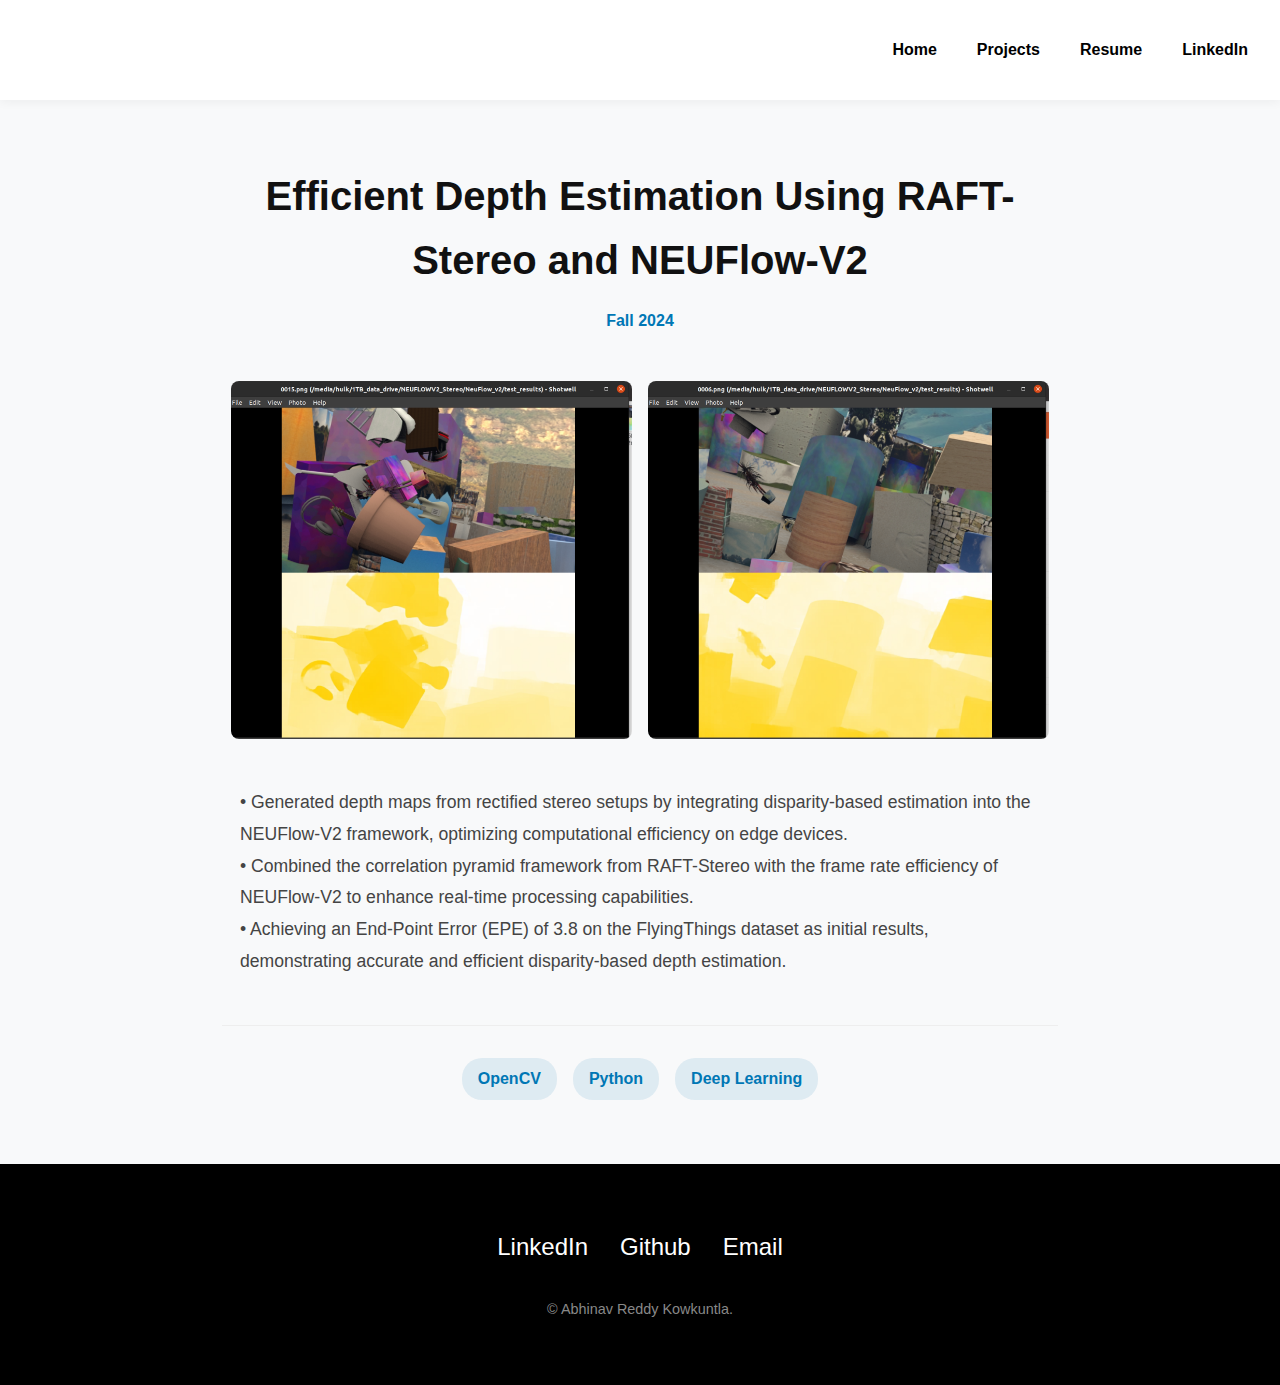
<file: project-depth.html>
<!DOCTYPE HTML>
<html>

<head>
    <title>Efficient Depth Estimation - Abhinav Reddy Kowkuntla</title>
    <link rel="icon" href="images/logo.jpg">
    <meta charset="utf-8" />
    <meta name="viewport" content="width=device-width, initial-scale=1, user-scalable=no" />
    <link rel="stylesheet" href="assets/css/style.css" />
</head>

<body>

    <!-- Header -->
    <header style="position: relative; background: #fff; box-shadow: 0 2px 10px rgba(0,0,0,0.05);">
        <div class="nav-container">
            <nav class="nav-links">
                <a href="index.html">Home</a>
                <a href="index.html#projects">Projects</a>
                <a href="assets/Abhinav Reddy Kowkuntla.pdf" target="_blank">Resume</a>
                <a href="https://www.linkedin.com/in/abhinav-reddy-kowkuntla-041059170/" target="_blank">LinkedIn</a>
            </nav>
        </div>
    </header>

    <!-- Main Content -->
    <div class="container" style="padding-top: 4rem; max-width: 900px; margin: 0 auto; text-align: center;">

        <!-- Post -->
        <article class="post" style="border: none; background: transparent; box-shadow: none;">
            <header style="margin-bottom: 3rem;">
                <div class="title">
                    <h2 style="font-size: 2.5rem; margin-bottom: 0.5rem;">Efficient Depth Estimation Using RAFT-Stereo
                        and NEUFlow-V2</h2>
                </div>
                <div class="meta" style="margin-top: 1rem;">
                    <time class="published" datetime="2024-11-01" style="color: #0077b5; font-weight: 600;">Fall
                        2024</time>
                </div>
            </header>

            <!-- Images -->
            <div class="image-container"
                style="display: flex; gap: 1rem; justify-content: center; margin-bottom: 3rem;">
                <img src="assets/Depth_Map_1.png" alt="Depth_Map_1" style="width: 48%; border-radius: 8px;">
                <img src="assets/Depth_Map_2.png" alt="Depth_Map_2" style="width: 48%; border-radius: 8px;">
            </div>

            <!-- Text Content -->
            <div class="text-content"
                style="text-align: left; max-width: 800px; margin: 0 auto; font-size: 1.1rem; line-height: 1.8; color: #444;">
                <p>
                    • Generated depth maps from rectified stereo setups by integrating disparity-based estimation into
                    the NEUFlow-V2 framework, optimizing computational efficiency on edge devices.
                    <br>• Combined the correlation pyramid framework from RAFT-Stereo with the frame rate efficiency of
                    NEUFlow-V2 to enhance real-time processing capabilities.
                    <br>• Achieving an End-Point Error (EPE) of 3.8 on the FlyingThings dataset as initial results,
                    demonstrating accurate and efficient disparity-based depth estimation.
                </p>
            </div>

            <footer style="margin-top: 3rem; border-top: 1px solid #eee; padding-top: 2rem;">
                <ul class="stats" style="display: flex; justify-content: center; gap: 1rem; flex-wrap: wrap;">
                    <li
                        style="background: rgba(0,119,181,0.1); color: #0077b5; padding: 0.5rem 1rem; border-radius: 20px; font-weight: 600;">
                        OpenCV</li>
                    <li
                        style="background: rgba(0,119,181,0.1); color: #0077b5; padding: 0.5rem 1rem; border-radius: 20px; font-weight: 600;">
                        Python</li>
                    <li
                        style="background: rgba(0,119,181,0.1); color: #0077b5; padding: 0.5rem 1rem; border-radius: 20px; font-weight: 600;">
                        Deep Learning</li>
                </ul>
            </footer>
        </article>

    </div>

    <!-- Footer -->
    <section id="footer">
        <ul class="icons">
            <li><a href="https://www.linkedin.com/in/abhinav-reddy-kowkuntla-041059170/"
                    class="icon brands fa-linkedin"><span class="label">LinkedIn</span></a></li>
            <li><a href="https://gitlab.com/kowkuntla-a" class="icon brands fa-github"><span
                        class="label">Github</span></a></li>
            <li><a href="mailto:kowkuntla.a@northeastern.edu" class="icon solid fa-envelope"><span
                        class="label">Email</span></a></li>
        </ul>
        <p class="copyright">&copy; Abhinav Reddy Kowkuntla.</p>
    </section>

    </div>

</body>

</html>
</file>
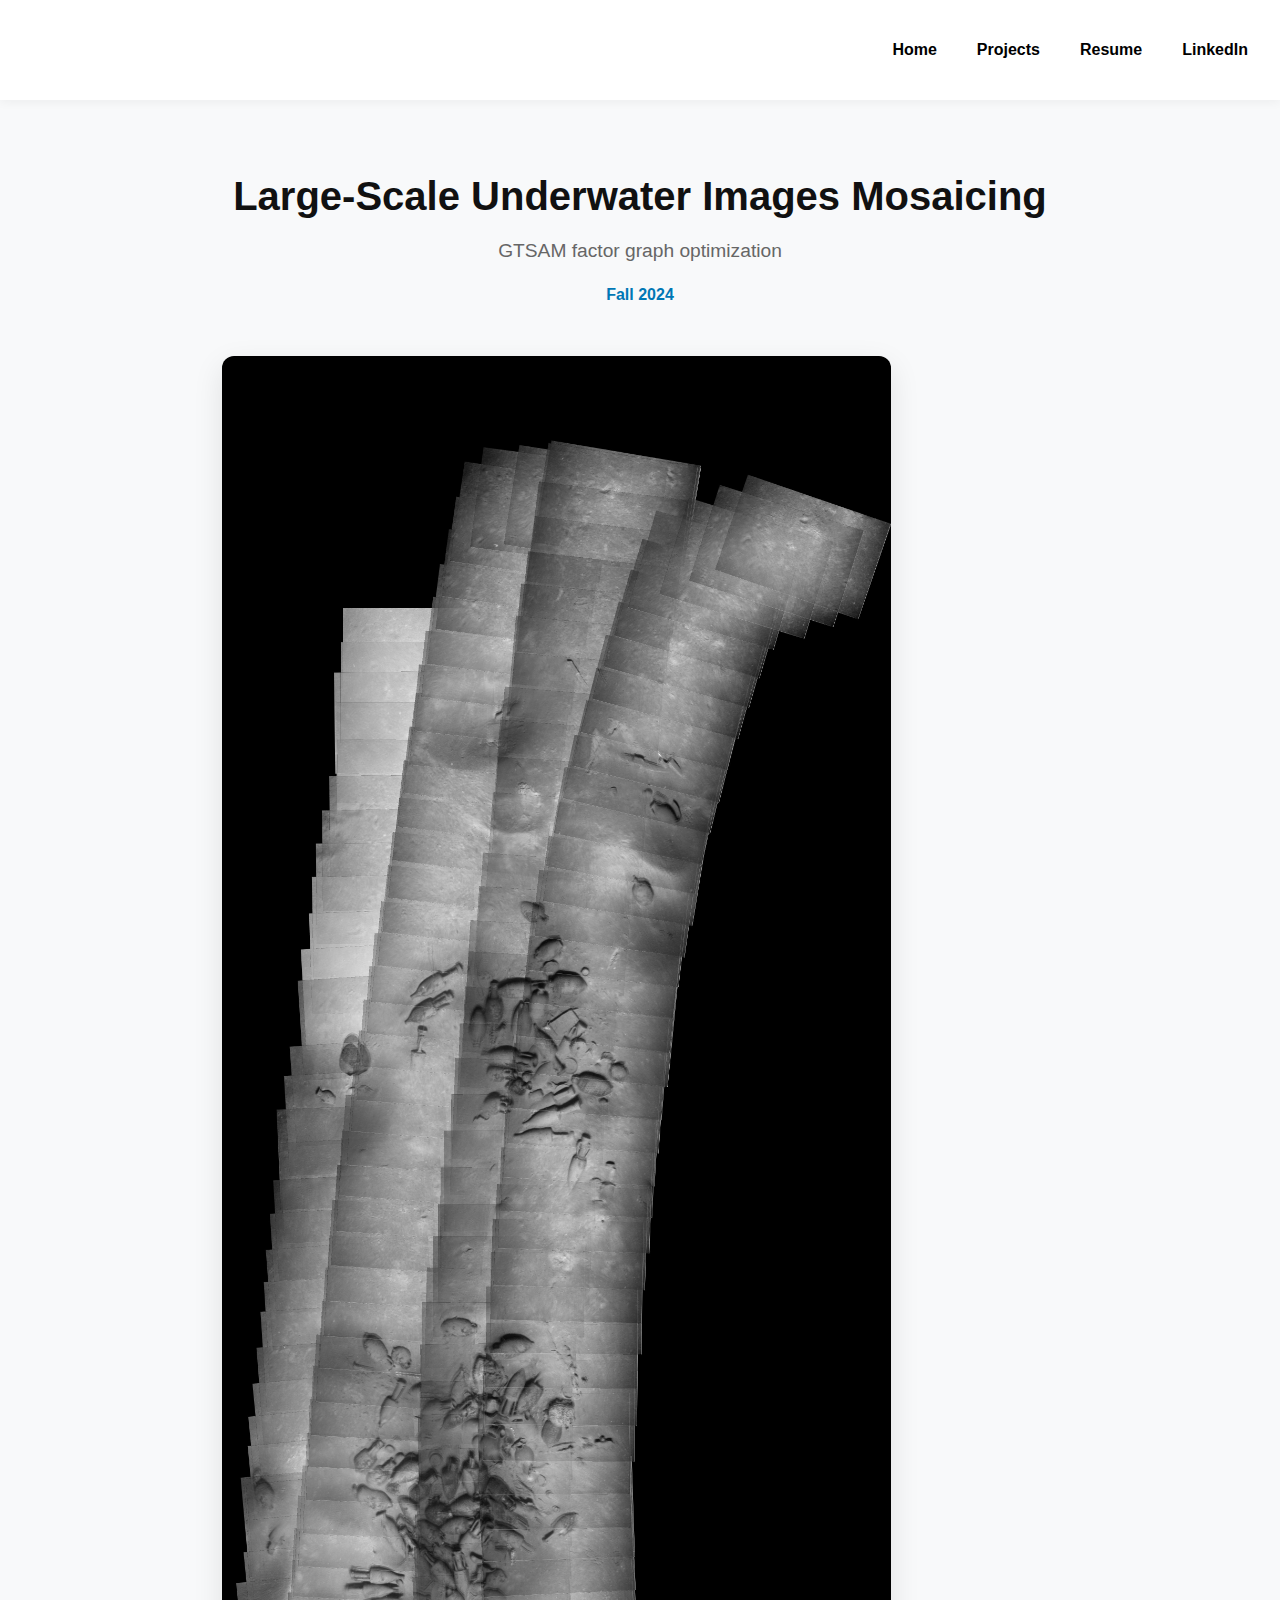
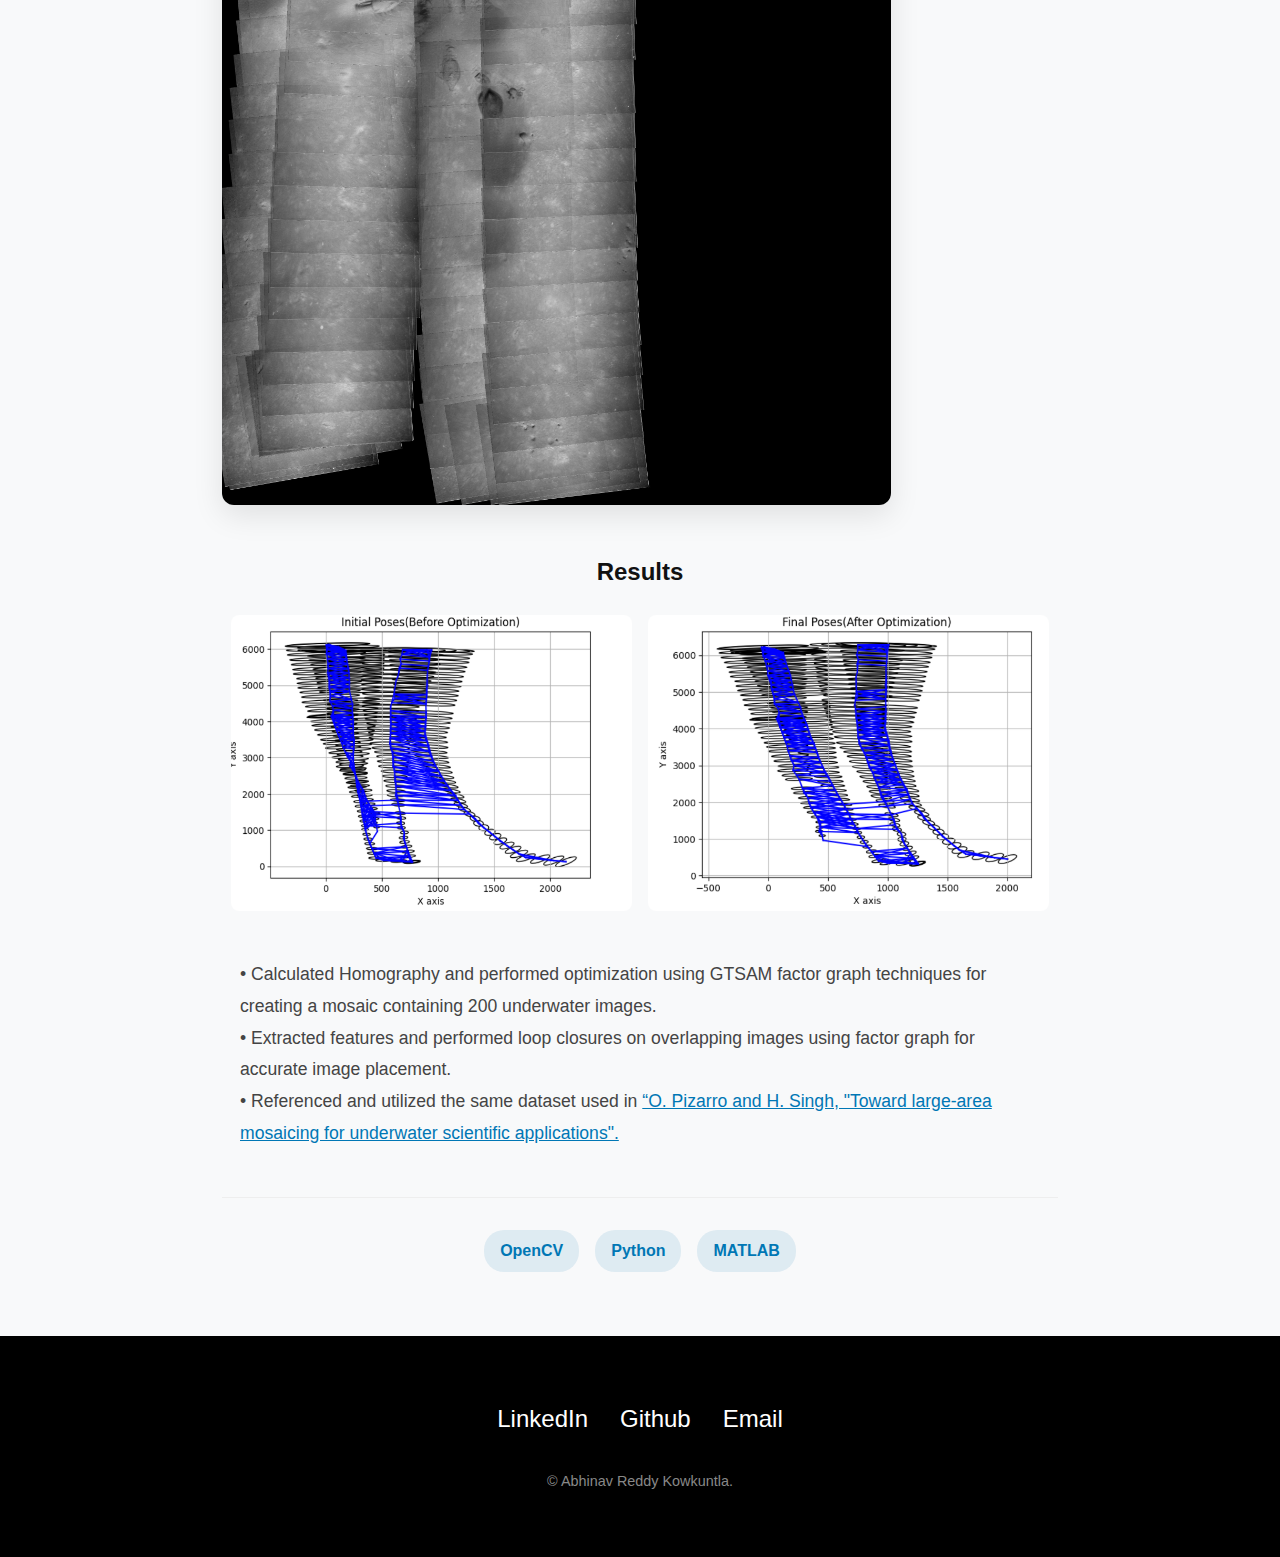
<file: project-mosaicing.html>
<!DOCTYPE HTML>
<!--
	Future Imperfect by HTML5 UP
	html5up.net | @ajlkn
	Free for personal and commercial use under the CCA 3.0 license (html5up.net/license)
-->
<html>

<head>
    <title>Large-Scale Underwater Images Mosaicing - Abhinav Reddy Kowkuntla</title>
    <link rel="icon" href="images/logo.jpg">
    <meta charset="utf-8" />
    <meta name="viewport" content="width=device-width, initial-scale=1, user-scalable=no" />
    <link rel="stylesheet" href="assets/css/style.css" />
</head>

<body>

    <!-- Header -->
    <header style="position: relative; background: #fff; box-shadow: 0 2px 10px rgba(0,0,0,0.05);">
        <div class="nav-container">
            <nav class="nav-links">
                <a href="index.html">Home</a>
                <a href="index.html#projects">Projects</a>
                <a href="assets/Abhinav Reddy Kowkuntla.pdf" target="_blank">Resume</a>
                <a href="https://www.linkedin.com/in/abhinav-reddy-kowkuntla-041059170/" target="_blank">LinkedIn</a>
            </nav>
        </div>
    </header>

    <!-- Main Content -->
    <div class="container" style="padding-top: 4rem; max-width: 900px; margin: 0 auto; text-align: center;">

        <!-- Post -->
        <article class="post" style="border: none; background: transparent; box-shadow: none;">
            <header style="margin-bottom: 3rem;">
                <div class="title">
                    <h2 style="font-size: 2.5rem; margin-bottom: 0.5rem;">Large-Scale Underwater Images Mosaicing</h2>
                    <p style="color: #666; font-size: 1.2rem;">GTSAM factor graph optimization</p>
                </div>
                <div class="meta" style="margin-top: 1rem;">
                    <time class="published" datetime="2024-11-01" style="color: #0077b5; font-weight: 600;">Fall
                        2024</time>
                </div>
            </header>

            <!-- Main Image -->
            <div class="image-container single-image" style="margin-bottom: 3rem;">
                <img src="assets/canvas_108.jpg" alt="108 Canvas"
                    style="max-width: 80%; border-radius: 12px; box-shadow: 0 10px 30px rgba(0,0,0,0.1);">
            </div>

            <!-- Results Images -->
            <h3 style="margin-bottom: 1.5rem;">Results</h3>
            <div class="image-container"
                style="display: flex; gap: 1rem; justify-content: center; margin-bottom: 3rem;">
                <img src="assets/108_prefactor_graph.png" alt="Pre Opimization" style="width: 48%; border-radius: 8px;">
                <img src="assets/108_postfactor_graph.png" alt="Post Opimization"
                    style="width: 48%; border-radius: 8px;">
            </div>

            <!-- Text Content -->
            <div class="text-content"
                style="text-align: left; max-width: 800px; margin: 0 auto; font-size: 1.1rem; line-height: 1.8; color: #444;">
                <p>• Calculated Homography and performed optimization using GTSAM factor graph techniques for creating a
                    mosaic containing 200 underwater images.
                    <br>• Extracted features and performed loop closures on overlapping images using factor graph for
                    accurate image placement.
                    <br>• Referenced and utilized the same dataset used in <a
                        href="https://ieeexplore.ieee.org/document/1255512"
                        style="color: #0077b5; text-decoration: underline;">“O. Pizarro and H. Singh, "Toward large-area
                        mosaicing for underwater scientific applications".</a>
                </p>
            </div>

            <footer style="margin-top: 3rem; border-top: 1px solid #eee; padding-top: 2rem;">
                <ul class="stats" style="display: flex; justify-content: center; gap: 1rem; flex-wrap: wrap;">
                    <li
                        style="background: rgba(0,119,181,0.1); color: #0077b5; padding: 0.5rem 1rem; border-radius: 20px; font-weight: 600;">
                        OpenCV</li>
                    <li
                        style="background: rgba(0,119,181,0.1); color: #0077b5; padding: 0.5rem 1rem; border-radius: 20px; font-weight: 600;">
                        Python</li>
                    <li
                        style="background: rgba(0,119,181,0.1); color: #0077b5; padding: 0.5rem 1rem; border-radius: 20px; font-weight: 600;">
                        MATLAB</li>
                </ul>
            </footer>
        </article>

    </div>

    <!-- Footer -->
    <section id="footer">
        <ul class="icons">
            <li><a href="https://www.linkedin.com/in/abhinav-reddy-kowkuntla-041059170/"
                    class="icon brands fa-linkedin"><span class="label">LinkedIn</span></a></li>
            <li><a href="https://gitlab.com/kowkuntla-a" class="icon brands fa-github"><span
                        class="label">Github</span></a></li>
            <li><a href="mailto:kowkuntla.a@northeastern.edu" class="icon solid fa-envelope"><span
                        class="label">Email</span></a></li>
        </ul>
        <p class="copyright">&copy; Abhinav Reddy Kowkuntla.</p>
    </section>

    </div>

</body>

</html>
</file>
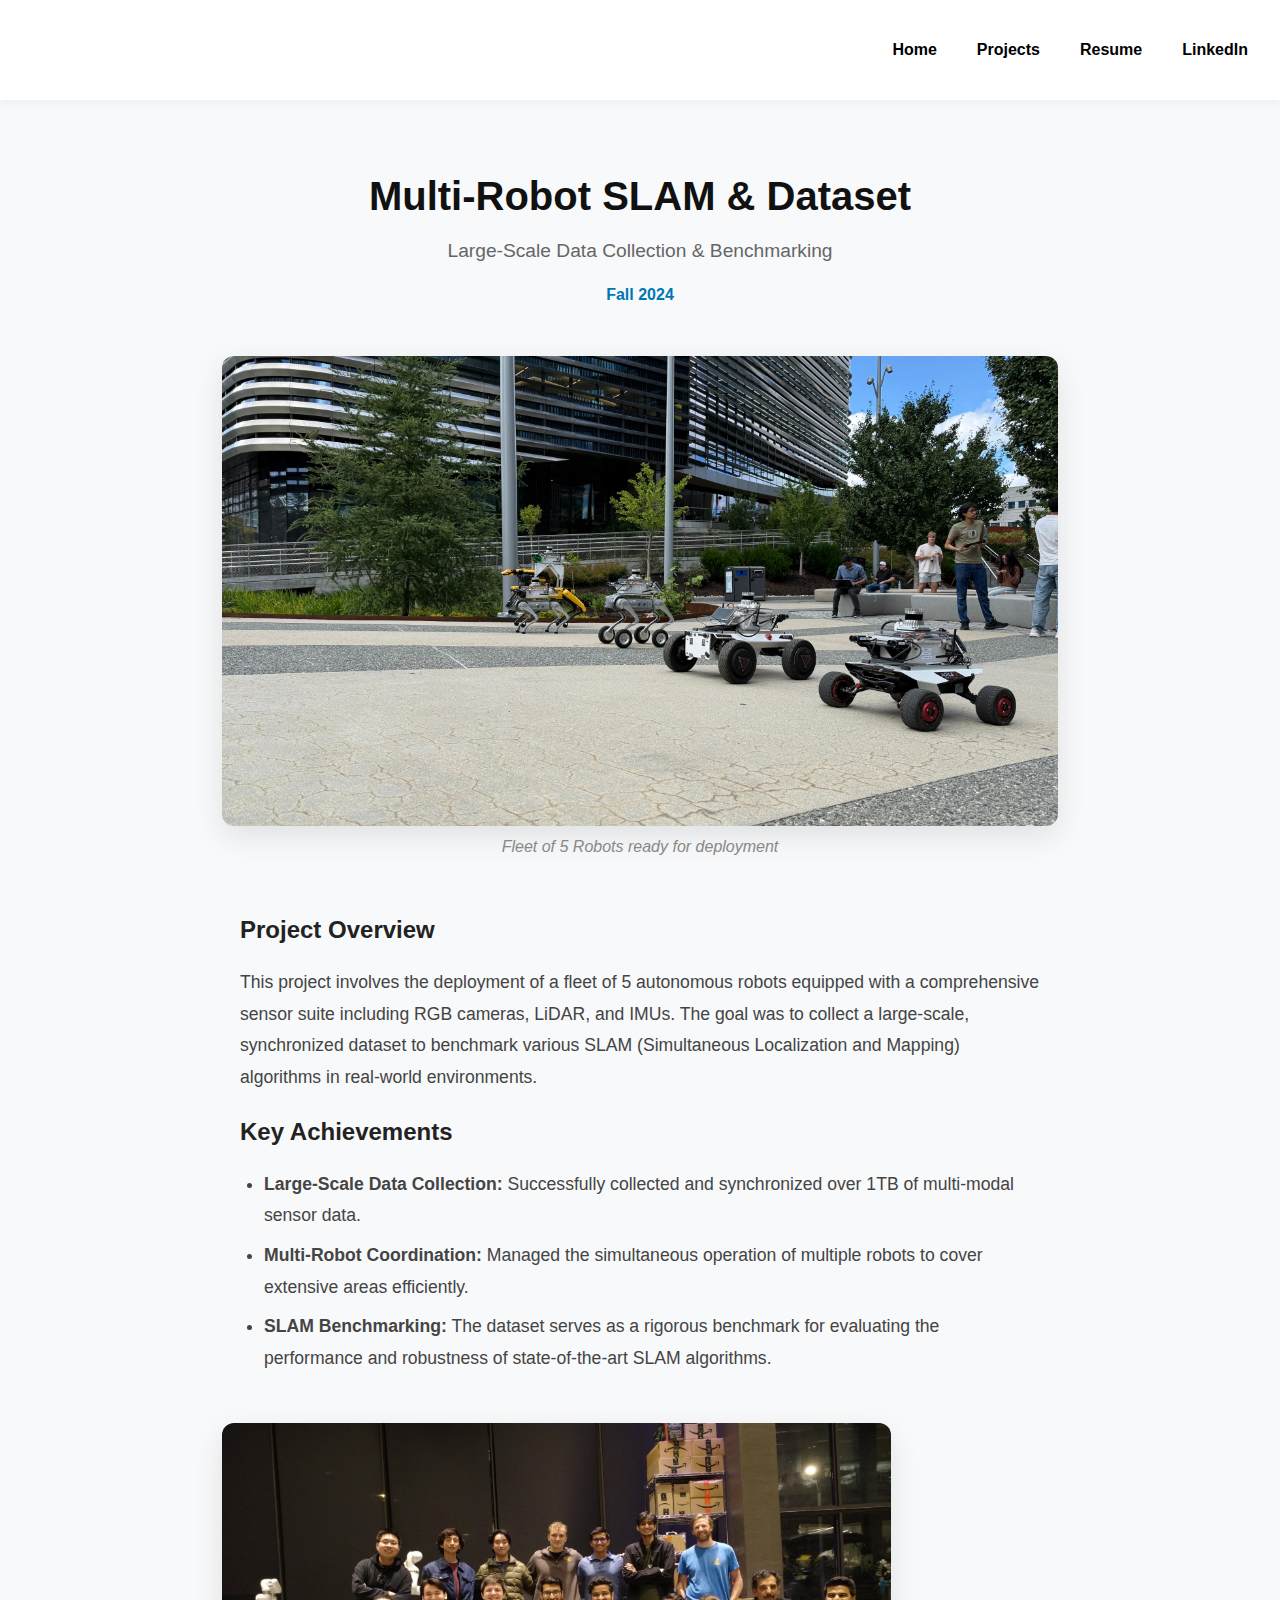
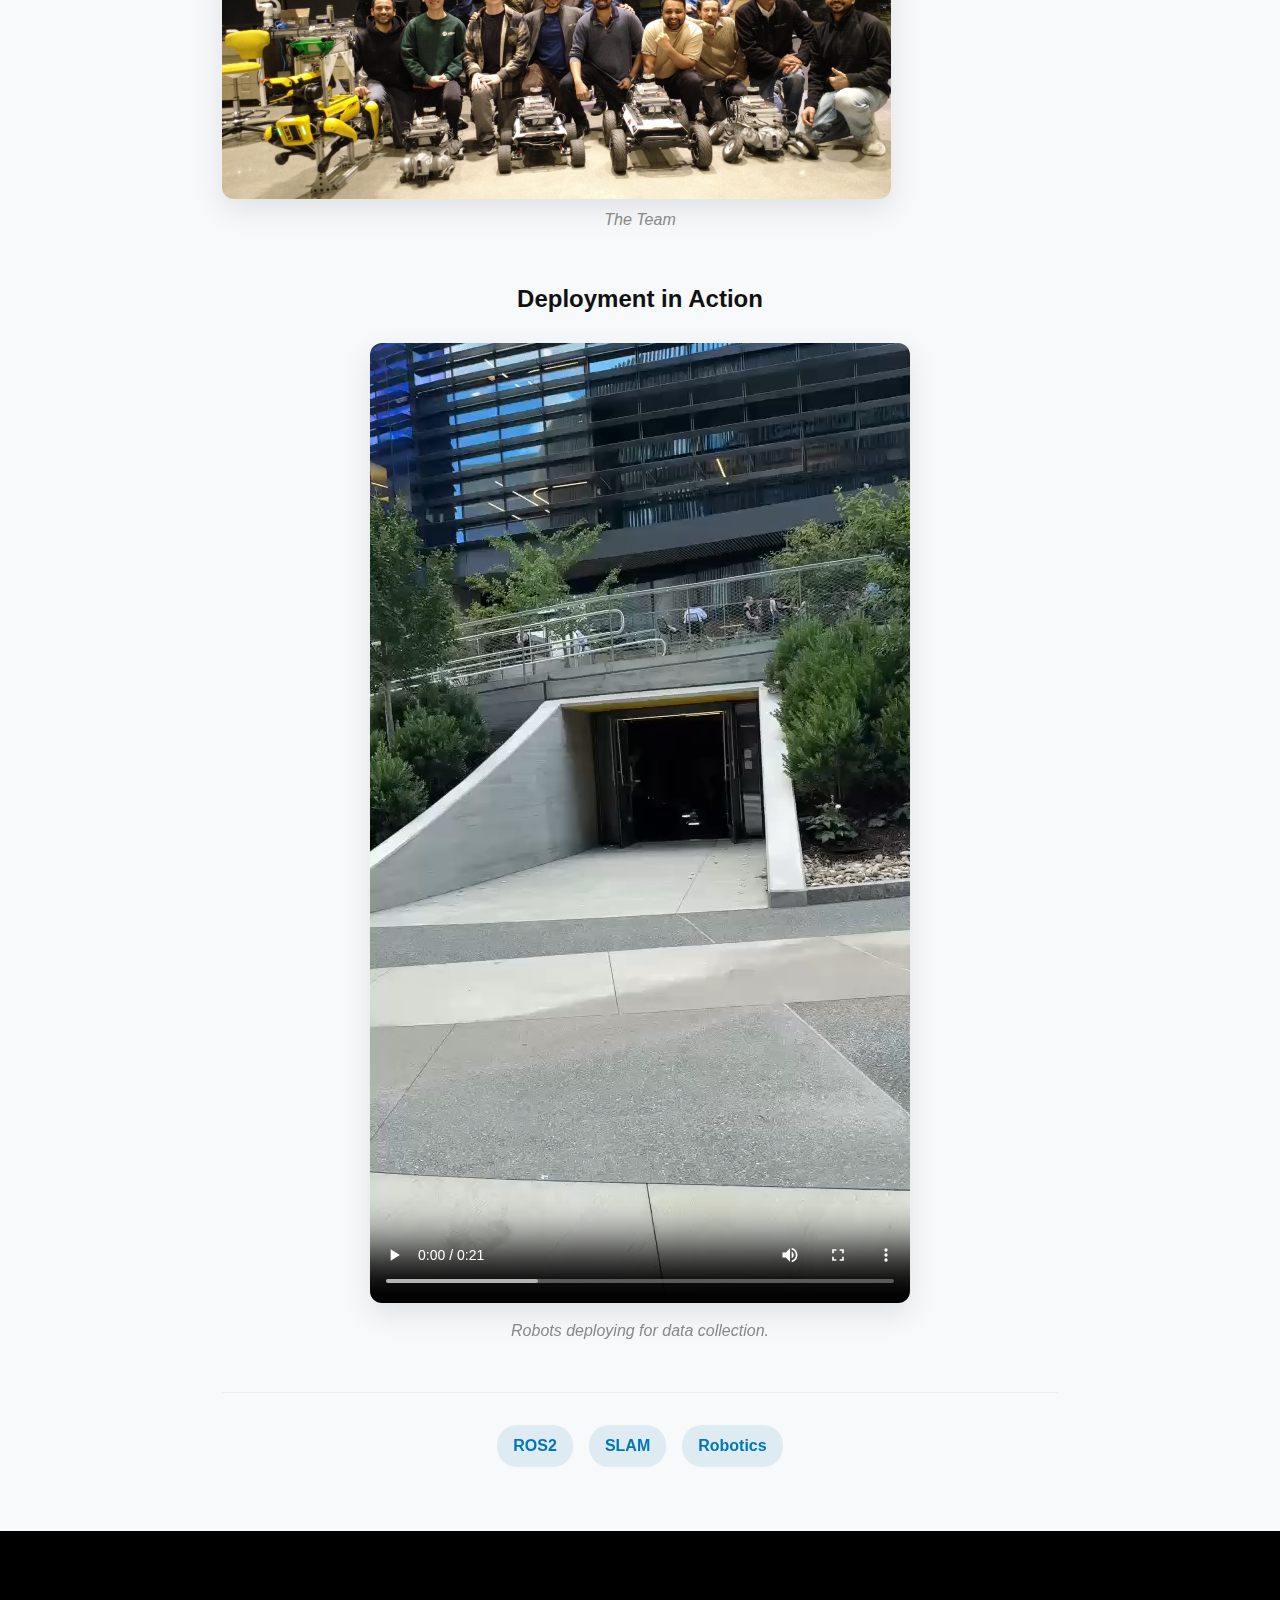
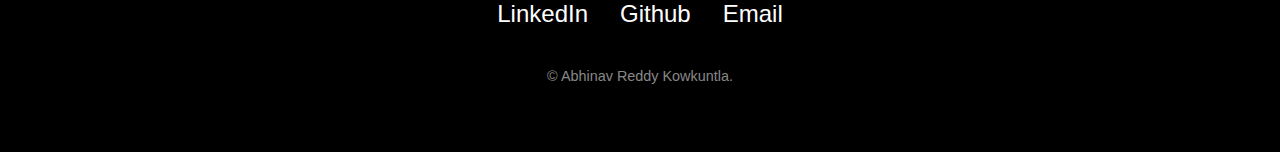
<file: project-multi-robot.html>
<!DOCTYPE HTML>
<!--
	Future Imperfect by HTML5 UP
	html5up.net | @ajlkn
	Free for personal and commercial use under the CCA 3.0 license (html5up.net/license)
-->
<html>

<head>
    <title>Multi-Robot SLAM & Dataset - Abhinav Reddy Kowkuntla</title>
    <link rel="icon" href="images/logo.jpg">
    <meta charset="utf-8" />
    <meta name="viewport" content="width=device-width, initial-scale=1, user-scalable=no" />
    <link rel="stylesheet" href="assets/css/style.css" />
</head>

<body>

    <!-- Header -->
    <header style="position: relative; background: #fff; box-shadow: 0 2px 10px rgba(0,0,0,0.05);">
        <div class="nav-container">
            <nav class="nav-links">
                <a href="index.html">Home</a>
                <a href="index.html#projects">Projects</a>
                <a href="assets/Abhinav Reddy Kowkuntla.pdf" target="_blank">Resume</a>
                <a href="https://www.linkedin.com/in/abhinav-reddy-kowkuntla-041059170/" target="_blank">LinkedIn</a>
            </nav>
        </div>
    </header>

    <!-- Main Content -->
    <div class="container" style="padding-top: 4rem; max-width: 900px; margin: 0 auto; text-align: center;">

        <!-- Post -->
        <article class="post" style="border: none; background: transparent; box-shadow: none;">
            <header style="margin-bottom: 3rem;">
                <div class="title">
                    <h2 style="font-size: 2.5rem; margin-bottom: 0.5rem;">Multi-Robot SLAM & Dataset</h2>
                    <p style="color: #666; font-size: 1.2rem;">Large-Scale Data Collection & Benchmarking</p>
                </div>
                <div class="meta" style="margin-top: 1rem;">
                    <time class="published" datetime="2024-11-01" style="color: #0077b5; font-weight: 600;">Fall
                        2024</time>
                </div>
            </header>

            <!-- Main Image (Robots Lined) -->
            <div class="image-container single-image" style="margin-bottom: 3rem;">
                <img src="images/Robots_Lined.jpeg" alt="Fleet of Robots"
                    style="max-width: 100%; border-radius: 12px; box-shadow: 0 10px 30px rgba(0,0,0,0.1);">
                <p style="font-style: italic; color: #888; margin-top: 0.5rem;">Fleet of 5 Robots ready for deployment
                </p>
            </div>

            <!-- Text Content -->
            <div class="text-content"
                style="text-align: left; max-width: 800px; margin: 0 auto; font-size: 1.1rem; line-height: 1.8; color: #444;">

                <h3 style="margin-bottom: 1rem; color: #222;">Project Overview</h3>
                <p>
                    This project involves the deployment of a fleet of 5 autonomous robots equipped with a comprehensive
                    sensor suite including RGB cameras, LiDAR, and IMUs.
                    The goal was to collect a large-scale, synchronized dataset to benchmark various SLAM (Simultaneous
                    Localization and Mapping) algorithms in real-world environments.
                </p>

                <h3 style="margin-bottom: 1rem; color: #222;">Key Achievements</h3>
                <ul style="list-style-type: disc; padding-left: 1.5rem;">
                    <li style="margin-bottom: 0.5rem;">
                        <strong>Large-Scale Data Collection:</strong> Successfully collected and synchronized over 1TB
                        of multi-modal sensor data.
                    </li>
                    <li style="margin-bottom: 0.5rem;">
                        <strong>Multi-Robot Coordination:</strong> Managed the simultaneous operation of multiple robots
                        to cover extensive areas efficiently.
                    </li>
                    <li style="margin-bottom: 0.5rem;">
                        <strong>SLAM Benchmarking:</strong> The dataset serves as a rigorous benchmark for evaluating
                        the performance and robustness of state-of-the-art SLAM algorithms.
                    </li>
                </ul>

            </div>

            <!-- Team Photo -->
            <div class="image-container single-image" style="margin-top: 3rem; margin-bottom: 3rem;">
                <img src="images/Team_Photo.jpeg" alt="Team Photo"
                    style="max-width: 80%; border-radius: 12px; box-shadow: 0 10px 30px rgba(0,0,0,0.1);">
                <p style="font-style: italic; color: #888; margin-top: 0.5rem;">The Team</p>
            </div>

            <!-- Video Section -->
            <div class="video-container" style="margin-top: 3rem; margin-bottom: 3rem;">
                <h3 style="margin-bottom: 1.5rem;">Deployment in Action</h3>
                <video controls style="max-width: 100%; border-radius: 12px; box-shadow: 0 10px 30px rgba(0,0,0,0.1);">
                    <source src="images/Robots_Walking_Out.mp4" type="video/mp4">
                    Your browser does not support the video tag.
                </video>
                <p style="font-style: italic; color: #888; margin-top: 0.5rem;">
                    Robots deploying for data collection.
                </p>
            </div>

            <footer style="margin-top: 3rem; border-top: 1px solid #eee; padding-top: 2rem;">
                <ul class="stats" style="display: flex; justify-content: center; gap: 1rem; flex-wrap: wrap;">
                    <li
                        style="background: rgba(0,119,181,0.1); color: #0077b5; padding: 0.5rem 1rem; border-radius: 20px; font-weight: 600;">
                        ROS2</li>
                    <li
                        style="background: rgba(0,119,181,0.1); color: #0077b5; padding: 0.5rem 1rem; border-radius: 20px; font-weight: 600;">
                        SLAM</li>
                    <li
                        style="background: rgba(0,119,181,0.1); color: #0077b5; padding: 0.5rem 1rem; border-radius: 20px; font-weight: 600;">
                        Robotics</li>
                </ul>
            </footer>
        </article>

    </div>

    <!-- Footer -->
    <section id="footer">
        <ul class="icons">
            <li><a href="https://www.linkedin.com/in/abhinav-reddy-kowkuntla-041059170/"
                    class="icon brands fa-linkedin"><span class="label">LinkedIn</span></a></li>
            <li><a href="https://gitlab.com/kowkuntla-a" class="icon brands fa-github"><span
                        class="label">Github</span></a></li>
            <li><a href="mailto:kowkuntla.a@northeastern.edu" class="icon solid fa-envelope"><span
                        class="label">Email</span></a></li>
        </ul>
        <p class="copyright">&copy; Abhinav Reddy Kowkuntla.</p>
    </section>

</body>

</html>
</file>
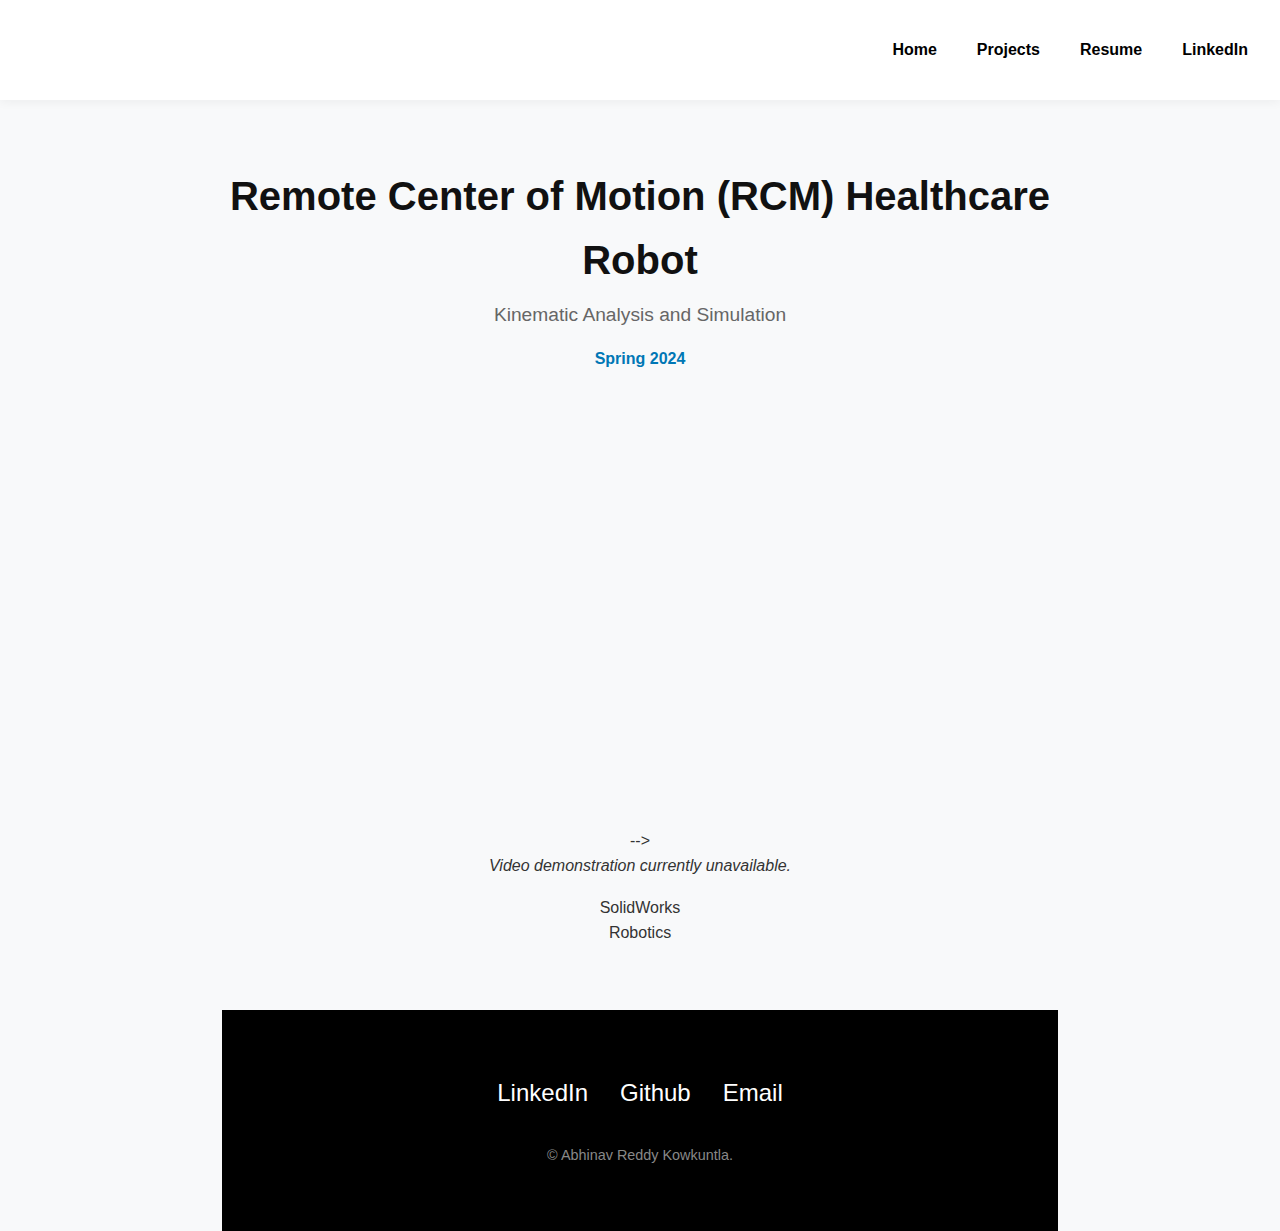
<file: project-rcm.html>
<!DOCTYPE HTML>
<html>

<head>
    <title>RCM Healthcare Robot - Abhinav Reddy Kowkuntla</title>
    <link rel="icon" href="images/logo.jpg">
    <meta charset="utf-8" />
    <meta name="viewport" content="width=device-width, initial-scale=1, user-scalable=no" />
    <link rel="stylesheet" href="assets/css/style.css" />
</head>

<body>

    <!-- Header -->
    <header style="position: relative; background: #fff; box-shadow: 0 2px 10px rgba(0,0,0,0.05);">
        <div class="nav-container">
            <nav class="nav-links">
                <a href="index.html">Home</a>
                <a href="index.html#projects">Projects</a>
                <a href="assets/Abhinav Reddy Kowkuntla.pdf" target="_blank">Resume</a>
                <a href="https://www.linkedin.com/in/abhinav-reddy-kowkuntla-041059170/" target="_blank">LinkedIn</a>
            </nav>
        </div>
    </header>

    <!-- Main Content -->
    <div class="container" style="padding-top: 4rem; max-width: 900px; margin: 0 auto; text-align: center;">

        <!-- Main -->
        <div id="main">

            <!-- Post -->
            <article class="post" style="border: none; background: transparent; box-shadow: none;">
                <header style="margin-bottom: 3rem;">
                    <div class="title">
                        <h2 style="font-size: 2.5rem; margin-bottom: 0.5rem;">Remote Center of Motion (RCM) Healthcare
                            Robot</h2>
                        <p style="color: #666; font-size: 1.2rem;">Kinematic Analysis and Simulation</p>
                    </div>
                    <div class="meta" style="margin-top: 1rem;">
                        <time class="published" datetime="2024-05-01" style="color: #0077b5; font-weight: 600;">Spring
                            2024</time>
                    </div>
                </header>

                <iframe width="100%" height="400" src="https://youtube.com/embed/XPMa1X8JMDs" frameborder="0"
                    allowfullscreen></iframe>
                -->
                <p><em>Video demonstration currently unavailable.</em></p>

                <footer>
                    <ul class="stats">
                        <li>SolidWorks</li>
                        <li>Robotics</li>
                    </ul>
                </footer>
            </article>

        </div>

        <!-- Footer -->
        <section id="footer">
            <ul class="icons">
                <li><a href="https://www.linkedin.com/in/abhinav-reddy-kowkuntla-041059170/"
                        class="icon brands fa-linkedin"><span class="label">LinkedIn</span></a></li>
                <li><a href="https://gitlab.com/kowkuntla-a" class="icon brands fa-github"><span
                            class="label">Github</span></a></li>
                <li><a href="mailto:kowkuntla.a@northeastern.edu" class="icon solid fa-envelope"><span
                            class="label">Email</span></a></li>
            </ul>
            <p class="copyright">&copy; Abhinav Reddy Kowkuntla.</p>
        </section>

    </div>

</body>

</html>
</file>
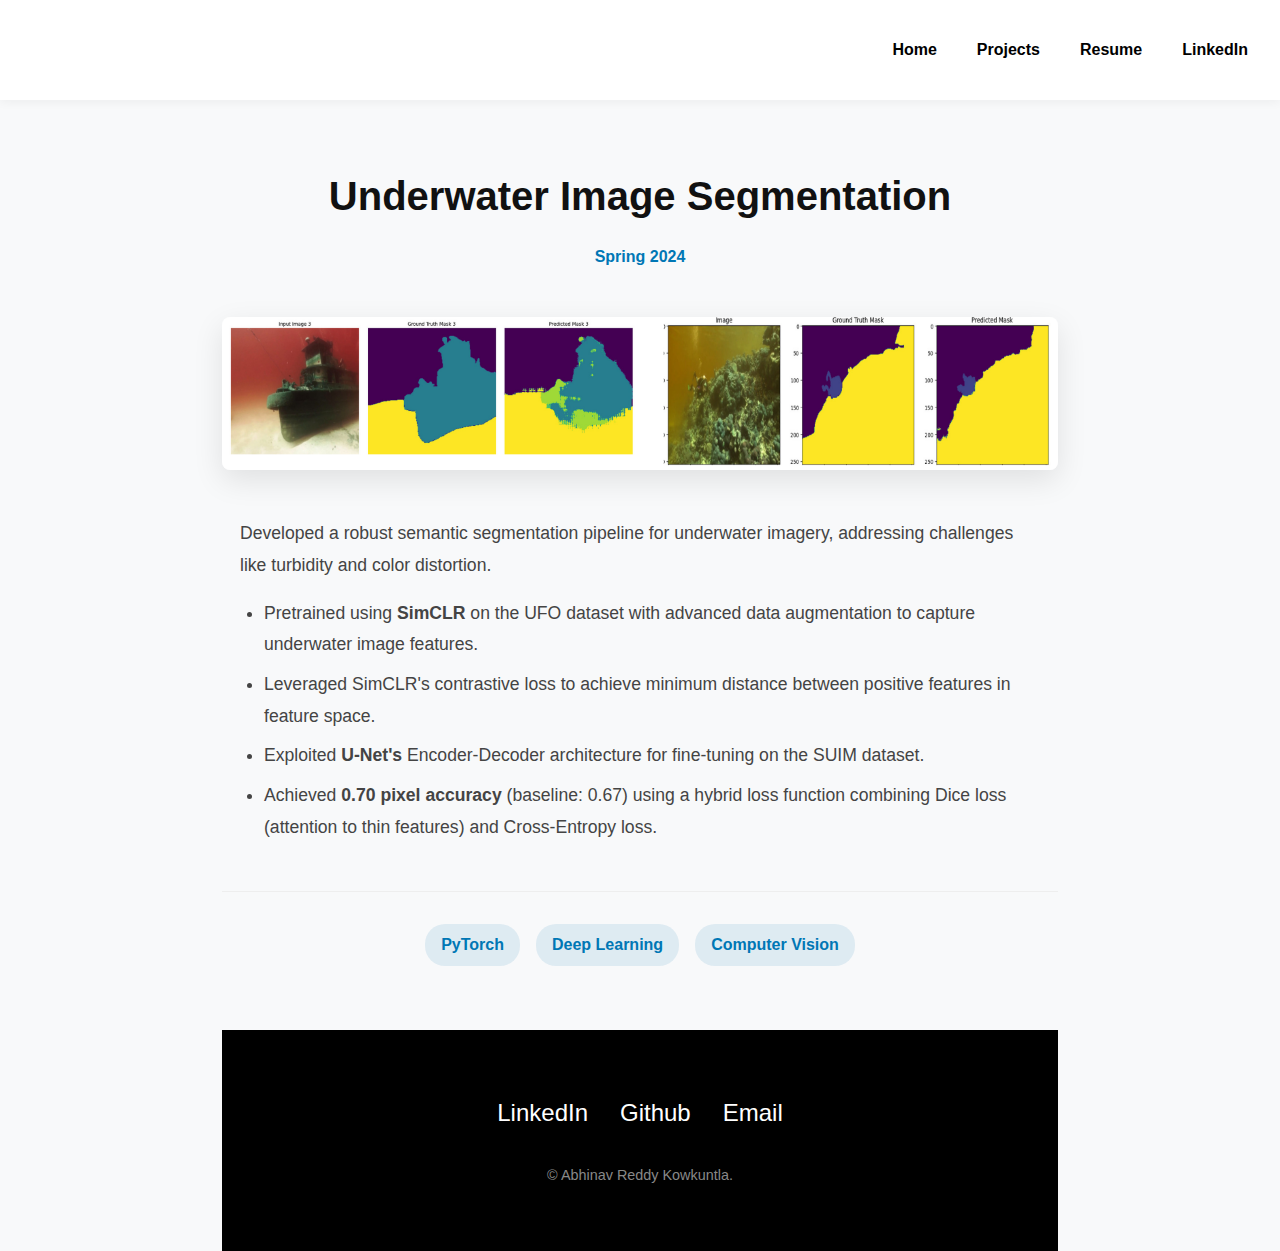
<file: project-segmentation.html>
<!DOCTYPE HTML>
<html>

<head>
    <title>Underwater Image Segmentation - Abhinav Reddy Kowkuntla</title>
    <link rel="icon" href="images/logo.jpg">
    <meta charset="utf-8" />
    <meta name="viewport" content="width=device-width, initial-scale=1, user-scalable=no" />
    <link rel="stylesheet" href="assets/css/style.css" />
</head>

<body>

    <!-- Header -->
    <header style="position: relative; background: #fff; box-shadow: 0 2px 10px rgba(0,0,0,0.05);">
        <div class="nav-container">
            <nav class="nav-links">
                <a href="index.html">Home</a>
                <a href="index.html#projects">Projects</a>
                <a href="assets/Abhinav Reddy Kowkuntla.pdf" target="_blank">Resume</a>
                <a href="https://www.linkedin.com/in/abhinav-reddy-kowkuntla-041059170/" target="_blank">LinkedIn</a>
            </nav>
        </div>
    </header>

    <!-- Main Content -->
    <div class="container" style="padding-top: 4rem; max-width: 900px; margin: 0 auto; text-align: center;">

        <!-- Main -->
        <div id="main">

            <!-- Post -->
            <article class="post" style="border: none; background: transparent; box-shadow: none;">
                <header style="margin-bottom: 3rem;">
                    <div class="title">
                        <h2 style="font-size: 2.5rem; margin-bottom: 0.5rem;">Underwater Image Segmentation</h2>
                    </div>
                    <div class="meta" style="margin-top: 1rem;">
                        <time class="published" datetime="2024-05-01" style="color: #0077b5; font-weight: 600;">Spring
                            2024</time>
                    </div>
                </header>

                <!-- Image -->
                <div class="image-container" style="margin-bottom: 3rem;">
                    <img src="assets/underwater.png" alt="Underwater Segmentation"
                        style="width: 100%; border-radius: 8px; box-shadow: 0 10px 30px rgba(0,0,0,0.1);">
                </div>

                <!-- Text Content -->
                <div class="text-content"
                    style="text-align: left; max-width: 800px; margin: 0 auto; font-size: 1.1rem; line-height: 1.8; color: #444;">
                    <p>
                        Developed a robust semantic segmentation pipeline for underwater imagery, addressing challenges
                        like turbidity and color distortion.
                    </p>
                    <ul style="list-style-type: disc; padding-left: 1.5rem; margin-bottom: 2rem;">
                        <li style="margin-bottom: 0.5rem;">Pretrained using <strong>SimCLR</strong> on the UFO dataset
                            with advanced data augmentation to capture underwater image features.</li>
                        <li style="margin-bottom: 0.5rem;">Leveraged SimCLR's contrastive loss to achieve minimum
                            distance between positive features in feature space.</li>
                        <li style="margin-bottom: 0.5rem;">Exploited <strong>U-Net's</strong> Encoder-Decoder
                            architecture for fine-tuning on the SUIM dataset.</li>
                        <li style="margin-bottom: 0.5rem;">Achieved <strong>0.70 pixel accuracy</strong> (baseline:
                            0.67) using a hybrid loss function combining Dice loss (attention to thin features) and
                            Cross-Entropy loss.</li>
                    </ul>
                </div>

                <footer style="margin-top: 3rem; border-top: 1px solid #eee; padding-top: 2rem;">
                    <ul class="stats" style="display: flex; justify-content: center; gap: 1rem; flex-wrap: wrap;">
                        <li
                            style="background: rgba(0,119,181,0.1); color: #0077b5; padding: 0.5rem 1rem; border-radius: 20px; font-weight: 600;">
                            PyTorch</li>
                        <li
                            style="background: rgba(0,119,181,0.1); color: #0077b5; padding: 0.5rem 1rem; border-radius: 20px; font-weight: 600;">
                            Deep Learning</li>
                        <li
                            style="background: rgba(0,119,181,0.1); color: #0077b5; padding: 0.5rem 1rem; border-radius: 20px; font-weight: 600;">
                            Computer Vision</li>
                    </ul>
                </footer>
            </article>

        </div>

        <!-- Footer -->
        <section id="footer">
            <ul class="icons">
                <li><a href="https://www.linkedin.com/in/abhinav-reddy-kowkuntla-041059170/"
                        class="icon brands fa-linkedin"><span class="label">LinkedIn</span></a></li>
                <li><a href="https://gitlab.com/kowkuntla-a" class="icon brands fa-github"><span
                            class="label">Github</span></a></li>
                <li><a href="mailto:kowkuntla.a@northeastern.edu" class="icon solid fa-envelope"><span
                            class="label">Email</span></a></li>
            </ul>
            <p class="copyright">&copy; Abhinav Reddy Kowkuntla.</p>
        </section>

    </div>

</body>

</html>
</file>
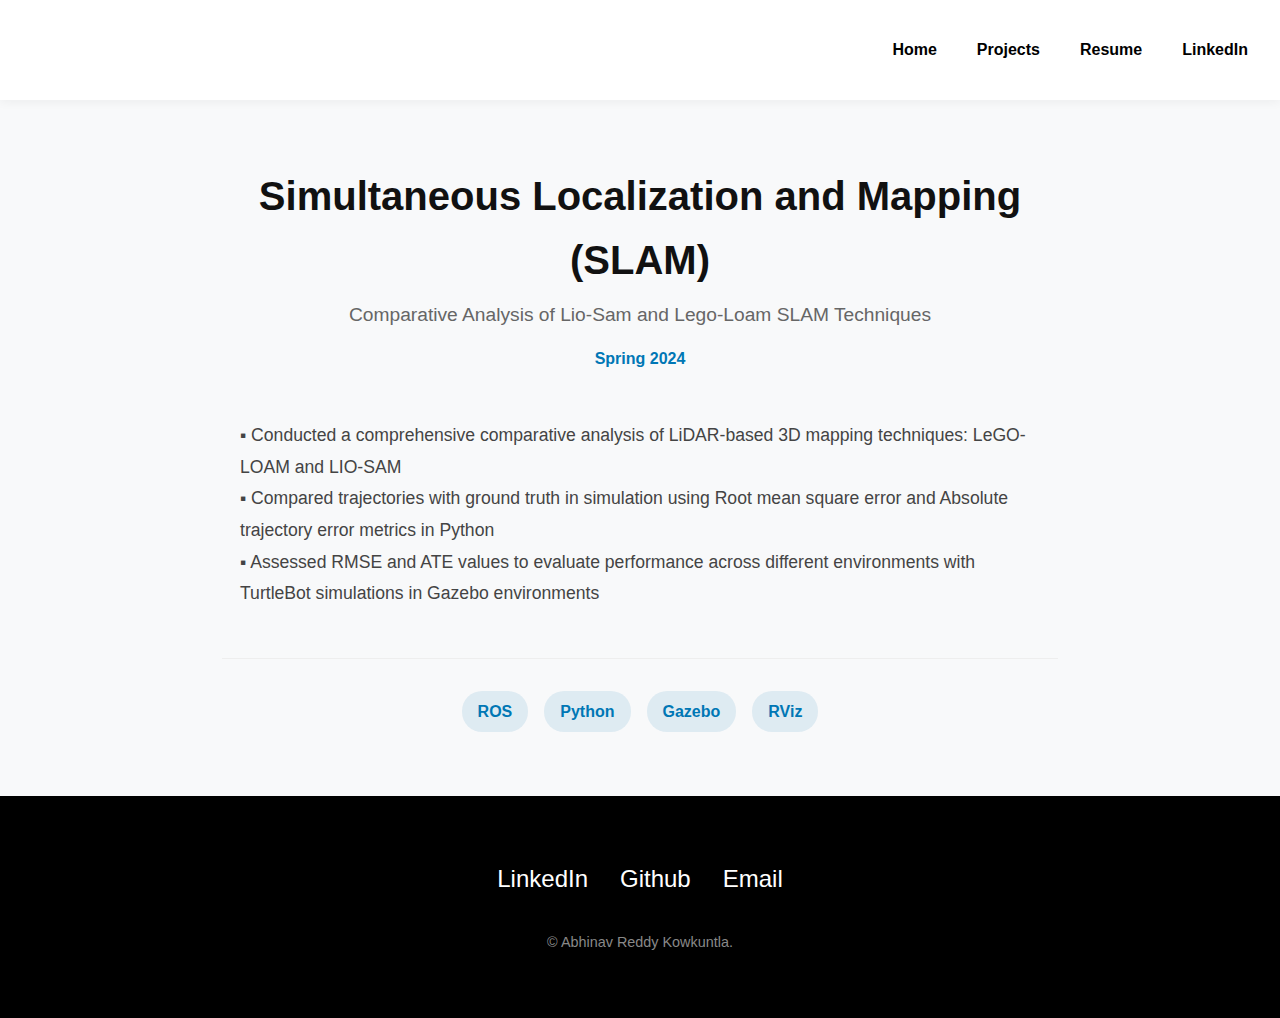
<file: project-slam.html>
<!DOCTYPE HTML>
<html>

<head>
    <title>SLAM Techniques Analysis - Abhinav Reddy Kowkuntla</title>
    <link rel="icon" href="images/logo.jpg">
    <meta charset="utf-8" />
    <meta name="viewport" content="width=device-width, initial-scale=1, user-scalable=no" />
    <link rel="stylesheet" href="assets/css/style.css" />
</head>

<body>

    <!-- Header -->
    <header style="position: relative; background: #fff; box-shadow: 0 2px 10px rgba(0,0,0,0.05);">
        <div class="nav-container">
            <nav class="nav-links">
                <a href="index.html">Home</a>
                <a href="index.html#projects">Projects</a>
                <a href="assets/Abhinav Reddy Kowkuntla.pdf" target="_blank">Resume</a>
                <a href="https://www.linkedin.com/in/abhinav-reddy-kowkuntla-041059170/" target="_blank">LinkedIn</a>
            </nav>
        </div>
    </header>

    <!-- Main Content -->
    <div class="container" style="padding-top: 4rem; max-width: 900px; margin: 0 auto; text-align: center;">

        <!-- Post -->
        <article class="post" style="border: none; background: transparent; box-shadow: none;">
            <header style="margin-bottom: 3rem;">
                <div class="title">
                    <h2 style="font-size: 2.5rem; margin-bottom: 0.5rem;">Simultaneous Localization and Mapping (SLAM)
                    </h2>
                    <p style="color: #666; font-size: 1.2rem;">Comparative Analysis of Lio-Sam and Lego-Loam SLAM
                        Techniques</p>
                </div>
                <div class="meta" style="margin-top: 1rem;">
                    <time class="published" datetime="2024-05-01" style="color: #0077b5; font-weight: 600;">Spring
                        2024</time>
                </div>
            </header>

            <!-- Text Content -->
            <div class="text-content"
                style="text-align: left; max-width: 800px; margin: 0 auto; font-size: 1.1rem; line-height: 1.8; color: #444;">
                <p>▪ Conducted a comprehensive comparative analysis of LiDAR-based 3D mapping techniques: LeGO-LOAM and
                    LIO-SAM
                    <br>▪ Compared trajectories with ground truth in simulation using Root mean square error and
                    Absolute trajectory error metrics in Python
                    <br>▪ Assessed RMSE and ATE values to evaluate performance across different environments with
                    TurtleBot simulations in Gazebo environments
                </p>
            </div>

            <footer style="margin-top: 3rem; border-top: 1px solid #eee; padding-top: 2rem;">
                <ul class="stats" style="display: flex; justify-content: center; gap: 1rem; flex-wrap: wrap;">
                    <li
                        style="background: rgba(0,119,181,0.1); color: #0077b5; padding: 0.5rem 1rem; border-radius: 20px; font-weight: 600;">
                        ROS</li>
                    <li
                        style="background: rgba(0,119,181,0.1); color: #0077b5; padding: 0.5rem 1rem; border-radius: 20px; font-weight: 600;">
                        Python</li>
                    <li
                        style="background: rgba(0,119,181,0.1); color: #0077b5; padding: 0.5rem 1rem; border-radius: 20px; font-weight: 600;">
                        Gazebo</li>
                    <li
                        style="background: rgba(0,119,181,0.1); color: #0077b5; padding: 0.5rem 1rem; border-radius: 20px; font-weight: 600;">
                        RViz</li>
                </ul>
            </footer>
        </article>

    </div>

    <!-- Footer -->
    <section id="footer">
        <ul class="icons">
            <li><a href="https://www.linkedin.com/in/abhinav-reddy-kowkuntla-041059170/"
                    class="icon brands fa-linkedin"><span class="label">LinkedIn</span></a></li>
            <li><a href="https://gitlab.com/kowkuntla-a" class="icon brands fa-github"><span
                        class="label">Github</span></a></li>
            <li><a href="mailto:kowkuntla.a@northeastern.edu" class="icon solid fa-envelope"><span
                        class="label">Email</span></a></li>
        </ul>
        <p class="copyright">&copy; Abhinav Reddy Kowkuntla.</p>
    </section>

    </div>

</body>

</html>
</file>
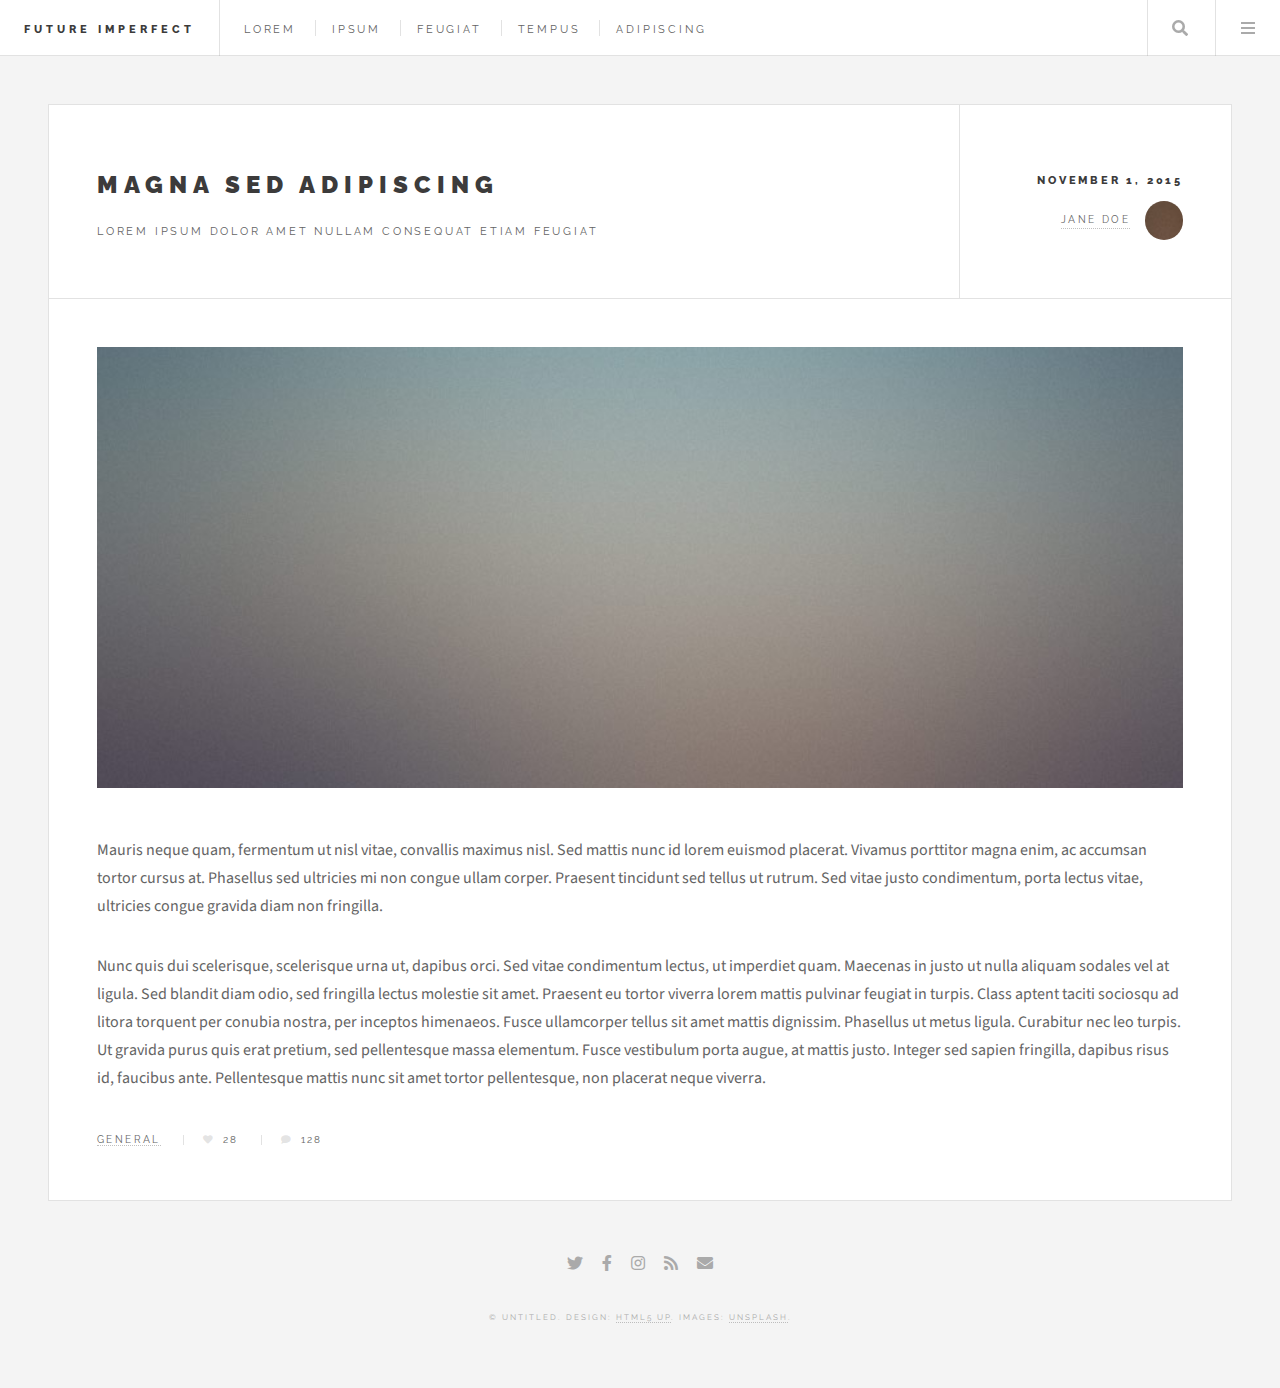
<file: single.html>
<!DOCTYPE HTML>
<!--
	Future Imperfect by HTML5 UP
	html5up.net | @ajlkn
	Free for personal and commercial use under the CCA 3.0 license (html5up.net/license)
-->
<html>
	<head>
		<title>Single - Future Imperfect by HTML5 UP</title>
		<meta charset="utf-8" />
		<meta name="viewport" content="width=device-width, initial-scale=1, user-scalable=no" />
		<link rel="stylesheet" href="assets/css/main.css" />
	</head>
	<body class="single is-preload">

		<!-- Wrapper -->
			<div id="wrapper">

				<!-- Header -->
					<header id="header">
						<h1><a href="index.html">Future Imperfect</a></h1>
						<nav class="links">
							<ul>
								<li><a href="#">Lorem</a></li>
								<li><a href="#">Ipsum</a></li>
								<li><a href="#">Feugiat</a></li>
								<li><a href="#">Tempus</a></li>
								<li><a href="#">Adipiscing</a></li>
							</ul>
						</nav>
						<nav class="main">
							<ul>
								<li class="search">
									<a class="fa-search" href="#search">Search</a>
									<form id="search" method="get" action="#">
										<input type="text" name="query" placeholder="Search" />
									</form>
								</li>
								<li class="menu">
									<a class="fa-bars" href="#menu">Menu</a>
								</li>
							</ul>
						</nav>
					</header>

				<!-- Menu -->
					<section id="menu">

						<!-- Search -->
							<section>
								<form class="search" method="get" action="#">
									<input type="text" name="query" placeholder="Search" />
								</form>
							</section>

						<!-- Links -->
							<section>
								<ul class="links">
									<li>
										<a href="#">
											<h3>Lorem ipsum</h3>
											<p>Feugiat tempus veroeros dolor</p>
										</a>
									</li>
									<li>
										<a href="#">
											<h3>Dolor sit amet</h3>
											<p>Sed vitae justo condimentum</p>
										</a>
									</li>
									<li>
										<a href="#">
											<h3>Feugiat veroeros</h3>
											<p>Phasellus sed ultricies mi congue</p>
										</a>
									</li>
									<li>
										<a href="#">
											<h3>Etiam sed consequat</h3>
											<p>Porta lectus amet ultricies</p>
										</a>
									</li>
								</ul>
							</section>

						<!-- Actions -->
							<section>
								<ul class="actions stacked">
									<li><a href="#" class="button large fit">Log In</a></li>
								</ul>
							</section>

					</section>

				<!-- Main -->
					<div id="main">

						<!-- Post -->
							<article class="post">
								<header>
									<div class="title">
										<h2><a href="#">Magna sed adipiscing</a></h2>
										<p>Lorem ipsum dolor amet nullam consequat etiam feugiat</p>
									</div>
									<div class="meta">
										<time class="published" datetime="2015-11-01">November 1, 2015</time>
										<a href="#" class="author"><span class="name">Jane Doe</span><img src="images/avatar.jpg" alt="" /></a>
									</div>
								</header>
								<span class="image featured"><img src="images/pic01.jpg" alt="" /></span>
								<p>Mauris neque quam, fermentum ut nisl vitae, convallis maximus nisl. Sed mattis nunc id lorem euismod placerat. Vivamus porttitor magna enim, ac accumsan tortor cursus at. Phasellus sed ultricies mi non congue ullam corper. Praesent tincidunt sed tellus ut rutrum. Sed vitae justo condimentum, porta lectus vitae, ultricies congue gravida diam non fringilla.</p>
								<p>Nunc quis dui scelerisque, scelerisque urna ut, dapibus orci. Sed vitae condimentum lectus, ut imperdiet quam. Maecenas in justo ut nulla aliquam sodales vel at ligula. Sed blandit diam odio, sed fringilla lectus molestie sit amet. Praesent eu tortor viverra lorem mattis pulvinar feugiat in turpis. Class aptent taciti sociosqu ad litora torquent per conubia nostra, per inceptos himenaeos. Fusce ullamcorper tellus sit amet mattis dignissim. Phasellus ut metus ligula. Curabitur nec leo turpis. Ut gravida purus quis erat pretium, sed pellentesque massa elementum. Fusce vestibulum porta augue, at mattis justo. Integer sed sapien fringilla, dapibus risus id, faucibus ante. Pellentesque mattis nunc sit amet tortor pellentesque, non placerat neque viverra. </p>
								<footer>
									<ul class="stats">
										<li><a href="#">General</a></li>
										<li><a href="#" class="icon solid fa-heart">28</a></li>
										<li><a href="#" class="icon solid fa-comment">128</a></li>
									</ul>
								</footer>
							</article>

					</div>

				<!-- Footer -->
					<section id="footer">
						<ul class="icons">
							<li><a href="#" class="icon brands fa-twitter"><span class="label">Twitter</span></a></li>
							<li><a href="#" class="icon brands fa-facebook-f"><span class="label">Facebook</span></a></li>
							<li><a href="#" class="icon brands fa-instagram"><span class="label">Instagram</span></a></li>
							<li><a href="#" class="icon solid fa-rss"><span class="label">RSS</span></a></li>
							<li><a href="#" class="icon solid fa-envelope"><span class="label">Email</span></a></li>
						</ul>
						<p class="copyright">&copy; Untitled. Design: <a href="http://html5up.net">HTML5 UP</a>. Images: <a href="http://unsplash.com">Unsplash</a>.</p>
					</section>

			</div>

		<!-- Scripts -->
			<script src="assets/js/jquery.min.js"></script>
			<script src="assets/js/browser.min.js"></script>
			<script src="assets/js/breakpoints.min.js"></script>
			<script src="assets/js/util.js"></script>
			<script src="assets/js/main.js"></script>

	</body>
</html>
</file>
<file: assets/css/style.css>
/* Reset & Base Styles */
* {
    margin: 0;
    padding: 0;
    box-sizing: border-box;
}

body {
    font-family: 'Inter', sans-serif;
    color: #333;
    line-height: 1.6;
    background-color: #f8f9fa;
    /* Slightly off-white background */
    overflow-x: hidden;
}

a {
    text-decoration: none;
    color: inherit;
    transition: all 0.3s ease;
}

ul {
    list-style: none;
}

img {
    max-width: 100%;
    display: block;
}

/* Typography */
h1,
h2,
h3,
h4 {
    font-weight: 700;
    color: #111;
}

h1 {
    font-size: 3.5rem;
    margin-bottom: 0.5rem;
    background: linear-gradient(135deg, #111 0%, #444 100%);
    -webkit-background-clip: text;
    -webkit-text-fill-color: transparent;
    letter-spacing: -1px;
}

h2 {
    font-size: 2rem;
    margin-bottom: 1.5rem;
}

h3 {
    font-size: 1.5rem;
    margin-bottom: 0.5rem;
}

p {
    margin-bottom: 1rem;
}

/* Layout Utilities */
.container {
    max-width: 1200px;
    margin: 0 auto;
    padding: 0 2rem;
    position: relative;
    z-index: 1;
}

section {
    padding: 6rem 0;
}

/* Header / Navigation */
header {
    padding: 2rem 0;
    position: absolute;
    top: 0;
    right: 0;
    left: 0;
    z-index: 10000;
    background: rgba(255, 255, 255, 0.95);
    box-shadow: 0 2px 20px rgba(0, 0, 0, 0.05);
}

.nav-container {
    display: flex;
    justify-content: flex-end;
    align-items: center;
    max-width: 1400px;
    margin: 0 auto;
    padding: 0 2rem;
}

.nav-links {
    display: flex;
    gap: 2.5rem;
}

.nav-links a {
    font-size: 1rem;
    font-weight: 600;
    color: #000 !important;
    -webkit-text-fill-color: #000 !important;
    opacity: 1 !important;
    position: relative;
    padding: 5px 0;
    z-index: 1000;
    display: inline-block;
    text-shadow: none !important;
}

.nav-links a:hover {
    color: #000;
    transform: translateY(-2px);
}

.nav-links a::after {
    content: '';
    position: absolute;
    width: 0;
    height: 2px;
    bottom: 0;
    left: 0;
    background: linear-gradient(90deg, #0077b5, #00a0dc);
    transition: width 0.3s ease;
}

.nav-links a:hover::after {
    width: 100%;
}

/* Hero Section */
.hero {
    min-height: 100vh;
    display: flex;
    align-items: center;
    padding-top: 0;
    background:
        radial-gradient(circle at 10% 20%, rgba(216, 241, 255, 0.4) 0%, transparent 20%),
        radial-gradient(circle at 90% 80%, rgba(230, 230, 250, 0.4) 0%, transparent 20%),
        linear-gradient(135deg, #ffffff 0%, #f3f4f6 100%);
    position: relative;
    overflow: hidden;
}

/* Mesh Gradient Blobs */
.hero::before {
    content: '';
    position: absolute;
    top: -10%;
    right: -5%;
    width: 600px;
    height: 600px;
    background: radial-gradient(circle, rgba(65, 105, 225, 0.05) 0%, transparent 70%);
    border-radius: 50%;
    z-index: 0;
}

.hero::after {
    content: '';
    position: absolute;
    bottom: -10%;
    left: -5%;
    width: 500px;
    height: 500px;
    background: radial-gradient(circle, rgba(0, 191, 255, 0.05) 0%, transparent 70%);
    border-radius: 50%;
    z-index: 0;
}

.hero-content {
    display: grid;
    grid-template-columns: 1fr 1.5fr;
    gap: 5rem;
    align-items: center;
    position: relative;
    z-index: 1;
    opacity: 0;
    animation: fadeIn 1s ease-out forwards;
}

@keyframes fadeIn {
    from {
        opacity: 0;
        transform: translateY(20px);
    }

    to {
        opacity: 1;
        transform: translateY(0);
    }
}

.hero-image {
    position: relative;
}

.hero-image img {
    width: 320px;
    height: 320px;
    border-radius: 30% 70% 70% 30% / 30% 30% 70% 70%;
    /* Organic shape */
    object-fit: cover;
    box-shadow: 20px 20px 60px rgba(0, 0, 0, 0.1), -20px -20px 60px rgba(255, 255, 255, 0.8);
    margin: 0 auto;
    animation: morph 8s ease-in-out infinite;
    border: 5px solid rgba(255, 255, 255, 0.5);
}

@keyframes morph {
    0% {
        border-radius: 30% 70% 70% 30% / 30% 30% 70% 70%;
    }

    50% {
        border-radius: 70% 30% 30% 70% / 70% 70% 30% 30%;
    }

    100% {
        border-radius: 30% 70% 70% 30% / 30% 30% 70% 70%;
    }
}

.hero-text .subtitle {
    font-size: 1.25rem;
    color: #555;
    margin-bottom: 1.5rem;
    font-weight: 500;
    background: linear-gradient(90deg, #0077b5, #00a0dc);
    -webkit-background-clip: text;
    -webkit-text-fill-color: transparent;
    display: inline-block;
}

.hero-text p {
    font-size: 1.15rem;
    color: #555;
    max-width: 650px;
    line-height: 1.8;
}

.social-links {
    margin-top: 2.5rem;
    display: flex;
    gap: 2rem;
}

.social-links a {
    font-size: 1.8rem;
    color: #444;
    transition: transform 0.3s cubic-bezier(0.175, 0.885, 0.32, 1.275), color 0.3s ease;
}

.social-links a:hover {
    color: #0077b5;
    transform: translateY(-5px) scale(1.1);
}

/* Timeline Section */
.timeline-section {
    background-color: #fff;
    position: relative;
}

.timeline {
    position: relative;
    max-width: 900px;
    margin: 0 auto;
}

.timeline::after {
    content: '';
    position: absolute;
    width: 2px;
    background: linear-gradient(to bottom, #ddd, #eee, transparent);
    top: 0;
    bottom: 0;
    left: 50%;
    margin-left: -1px;
}

.timeline-item {
    padding: 10px 50px;
    position: relative;
    background-color: inherit;
    width: 50%;
}

.timeline-item.left {
    left: 0;
    text-align: right;
}

.timeline-item.right {
    left: 50%;
    text-align: left;
}

.timeline-item::after {
    content: '';
    position: absolute;
    width: 20px;
    height: 20px;
    right: -10px;
    background-color: #fff;
    border: 4px solid #0077b5;
    top: 22px;
    border-radius: 50%;
    z-index: 1;
    box-shadow: 0 0 0 4px rgba(0, 119, 181, 0.1);
    transition: transform 0.3s ease;
}

.timeline-item:hover::after {
    transform: scale(1.2);
    background-color: #0077b5;
}

.timeline-item.right::after {
    left: -10px;
}

.timeline-content {
    padding: 25px 35px;
    background: rgba(255, 255, 255, 0.8);
    backdrop-filter: blur(10px);
    /* Glassmorphism */
    -webkit-backdrop-filter: blur(10px);
    border-radius: 16px;
    border: 1px solid rgba(255, 255, 255, 0.3);
    box-shadow: 0 10px 30px rgba(0, 0, 0, 0.05);
    transition: all 0.4s cubic-bezier(0.165, 0.84, 0.44, 1);
}

.timeline-content:hover {
    transform: translateY(-5px);
    box-shadow: 0 20px 40px rgba(0, 0, 0, 0.1);
    border-color: rgba(0, 119, 181, 0.2);
}

.timeline-date {
    font-size: 0.85rem;
    color: #0077b5;
    margin-bottom: 0.5rem;
    font-weight: 700;
    letter-spacing: 1px;
    text-transform: uppercase;
}

.timeline-content h3 {
    font-size: 1.3rem;
    color: #222;
    margin-bottom: 0.3rem;
}

.timeline-content h4 {
    font-size: 1rem;
    color: #666;
    margin-bottom: 1.2rem;
    font-weight: 500;
}

.timeline-content ul {
    list-style: disc;
    padding-left: 1.2rem;
    text-align: left;
    /* Always left align list text */
}

.timeline-content ul li {
    font-size: 0.95rem;
    color: #555;
    margin-bottom: 0.6rem;
    position: relative;
}

/* Carousel Section */
.carousel-section {
    background: linear-gradient(180deg, #fff 0%, #f8f9fa 100%);
    padding-bottom: 8rem;
}

.section-header {
    text-align: center;
    margin-bottom: 3rem;
}

.section-header h2 {
    font-size: 2.5rem;
    background: linear-gradient(135deg, #111 0%, #444 100%);
    -webkit-background-clip: text;
    -webkit-text-fill-color: transparent;
    display: inline-block;
    position: relative;
    margin-bottom: 3rem;
}

.swiper {
    width: 100%;
    padding-top: 50px;
    padding-bottom: 60px;
}

.swiper-slide {
    background-position: center;
    background-size: cover;
    width: 600px;
    height: 400px;
    border-radius: 20px;
    overflow: hidden;
    box-shadow: 0 15px 40px rgba(0, 0, 0, 0.1);
    position: relative;
    cursor: pointer;
    transition: all 0.4s ease;
}

.swiper-slide:hover {
    transform: translateY(-10px) scale(1.02);
    box-shadow: 0 25px 50px rgba(0, 0, 0, 0.2);
}

.swiper-slide img {
    width: 100%;
    height: 100%;
    object-fit: cover;
}

.slide-overlay {
    position: absolute;
    bottom: 0;
    left: 0;
    right: 0;
    background: linear-gradient(to top, rgba(0, 0, 0, 0.8) 0%, rgba(0, 0, 0, 0.4) 50%, rgba(0, 0, 0, 0) 100%);
    backdrop-filter: blur(2px);
    padding: 2rem;
    color: #fff;
    opacity: 1;
    transition: opacity 0.3s ease;
}

.slide-overlay h3 {
    color: #fff;
    font-size: 1.5rem;
    margin-bottom: 0.5rem;
}

.slide-overlay p {
    color: #ddd;
    font-size: 1rem;
    margin: 0;
}

/* Projects Modal / Grid */
.projects-modal {
    display: none;
    /* Hidden by default */
    position: fixed;
    top: 0;
    left: 0;
    width: 100%;
    height: 100%;
    background-color: rgba(255, 255, 255, 0.85);
    /* More transparent */
    backdrop-filter: blur(20px);
    /* Heavy blur for glass effect */
    -webkit-backdrop-filter: blur(20px);
    z-index: 1000;
    overflow-y: auto;
    padding: 8rem 2rem 4rem;
}

.modal-close {
    position: absolute;
    top: 2rem;
    right: 3rem;
    font-size: 2rem;
    cursor: pointer;
    color: #333;
    width: 50px;
    height: 50px;
    background: #fff;
    border-radius: 50%;
    display: flex;
    align-items: center;
    justify-content: center;
    box-shadow: 0 5px 15px rgba(0, 0, 0, 0.1);
    transition: all 0.3s ease;
}

.modal-close:hover {
    transform: rotate(90deg);
    background: #f0f0f0;
}

.projects-grid {
    display: grid;
    grid-template-columns: repeat(auto-fill, minmax(350px, 1fr));
    gap: 3rem;
    max-width: 1200px;
    margin: 4rem auto 0;
}

.project-card {
    background: #fff;
    border-radius: 16px;
    overflow: hidden;
    box-shadow: 0 10px 30px rgba(0, 0, 0, 0.05);
    transition: all 0.4s cubic-bezier(0.165, 0.84, 0.44, 1);
    border: 1px solid rgba(0, 0, 0, 0.03);
}

.project-card:hover {
    transform: translateY(-10px);
    box-shadow: 0 20px 40px rgba(0, 0, 0, 0.12);
}

.project-thumb {
    height: 240px;
    position: relative;
    overflow: hidden;
}

.project-thumb img {
    width: 100%;
    height: 100%;
    object-fit: cover;
    transition: transform 0.5s ease;
}

.project-card:hover .project-thumb img {
    transform: scale(1.05);
}

.project-thumb::after {
    content: '';
    position: absolute;
    top: 0;
    left: 0;
    width: 100%;
    height: 100%;
    background: linear-gradient(to bottom, transparent 0%, rgba(0, 0, 0, 0.2) 100%);
    opacity: 0;
    transition: opacity 0.3s ease;
}

.project-card:hover .project-thumb::after {
    opacity: 1;
}

.project-info {
    padding: 1.5rem;
}

.project-info h3 {
    font-size: 1.3rem;
    margin-bottom: 0.5rem;
}

.project-info p {
    font-size: 0.95rem;
    color: #666;
    margin-bottom: 1rem;
}

.tags {
    display: flex;
    flex-wrap: wrap;
    gap: 0.5rem;
}

.tag {
    font-size: 0.75rem;
    background-color: rgba(0, 119, 181, 0.08);
    padding: 0.25rem 0.75rem;
    border-radius: 20px;
    color: #0077b5;
    font-weight: 600;
    font-size: 0.7rem;
    letter-spacing: 0.5px;
    text-transform: uppercase;
}

/* Responsive */
@media (max-width: 900px) {
    .hero-content {
        grid-template-columns: 1fr;
        text-align: center;
        gap: 3rem;
    }

    .hero-text h1 {
        font-size: 2.5rem;
    }

    .hero-text p {
        margin: 0 auto 1.5rem;
    }

    .social-links {
        justify-content: center;
    }

    .timeline::after {
        left: 31px;
    }

    .timeline-item {
        width: 100%;
        padding-left: 80px;
        padding-right: 20px;
    }

    .timeline-item.left,
    .timeline-item.right {
        left: 0;
        text-align: left;
    }

    .timeline-item::after {
        left: 21px;
    }

    .timeline-item.right::after {
        left: 21px;
    }

    .swiper-slide {
        width: 85vw;
        height: 320px;
    }
}

/* Expertise Section */
.expertise-section {
    background-color: #fff;
    position: relative;
    padding-bottom: 2rem;
}

.expertise-grid {
    display: grid;
    grid-template-columns: repeat(auto-fit, minmax(300px, 1fr));
    gap: 2.5rem;
    margin-top: 2rem;
}

.expertise-card {
    background: rgba(255, 255, 255, 0.7);
    backdrop-filter: blur(10px);
    -webkit-backdrop-filter: blur(10px);
    border-radius: 20px;
    padding: 2.5rem;
    border: 1px solid rgba(255, 255, 255, 0.5);
    box-shadow: 0 10px 30px rgba(0, 0, 0, 0.05);
    transition: all 0.4s cubic-bezier(0.175, 0.885, 0.32, 1.275);
    position: relative;
    overflow: hidden;
}

.expertise-card::before {
    content: '';
    position: absolute;
    top: 0;
    left: 0;
    width: 100%;
    height: 5px;
    background: linear-gradient(90deg, #0077b5, #00a0dc);
    transform: scaleX(0);
    transform-origin: left;
    transition: transform 0.4s ease;
}

.expertise-card:hover {
    transform: translateY(-10px);
    box-shadow: 0 20px 40px rgba(0, 0, 0, 0.1);
    background: #fff;
}

.expertise-card:hover::before {
    transform: scaleX(1);
}

.expertise-icon {
    font-size: 2.5rem;
    margin-bottom: 1.5rem;
    background: linear-gradient(135deg, #0077b5 0%, #00a0dc 100%);
    -webkit-background-clip: text;
    -webkit-text-fill-color: transparent;
    display: inline-block;
}

.expertise-card h3 {
    font-size: 1.5rem;
    margin-bottom: 1rem;
    color: #222;
}

.expertise-card ul {
    list-style: none;
    padding: 0;
}

.expertise-card li {
    margin-bottom: 0.8rem;
    color: #555;
    font-size: 1rem;
    display: flex;
    align-items: center;
}

.expertise-card li::before {
    content: '•';
    color: #0077b5;
    font-weight: bold;
    margin-right: 10px;
    font-size: 1.2rem;
}

/* Fix for Project Page Headers */
.post header {
    position: relative;
    top: auto;
    left: auto;
    right: auto;
    background: transparent;
    box-shadow: none;
    padding: 0;
    z-index: auto;
}

.post footer {
    margin-bottom: 4rem;
}

/* Footer */
#footer {
    background-color: #000;
    color: #fff;
    padding: 4rem 2rem;
    text-align: center;
    margin-top: auto;
}

#footer .icons {
    display: flex;
    justify-content: center;
    gap: 2rem;
    list-style: none;
    padding: 0;
    margin-bottom: 2rem;
}

#footer .icons a {
    color: #fff;
    font-size: 1.5rem;
    text-decoration: none;
    transition: color 0.3s ease;
    display: flex;
    align-items: center;
    gap: 0.5rem;
}

#footer .icons a:hover {
    color: #0077b5;
}

#footer .copyright {
    color: #888;
    font-size: 0.9rem;
    margin: 0;
}

```
</file>
<file: assets/css/main.css>
@import url(fontawesome-all.min.css);
@import url("https://fonts.googleapis.com/css?family=Source+Sans+Pro:400,700|Raleway:400,800,900");

/*
	Future Imperfect by HTML5 UP
	html5up.net | @ajlkn
	Free for personal and commercial use under the CCA 3.0 license (html5up.net/license)
*/

html, body, div, span, applet, object,
iframe, h1, h2, h3, h4, h5, h6, p, blockquote,
pre, a, abbr, acronym, address, big, cite,
code, del, dfn, em, img, ins, kbd, q, s, samp,
small, strike, strong, sub, sup, tt, var, b,
u, i, center, dl, dt, dd, ol, ul, li, fieldset,
form, label, legend, table, caption, tbody,
tfoot, thead, tr, th, td, article, aside,
canvas, details, embed, figure, figcaption,
footer, header, hgroup, menu, nav, output, ruby,
section, summary, time, mark, audio, video {
	margin: 0;
	padding: 0;
	border: 0;
	font-size: 100%;
	font: inherit;
	vertical-align: baseline;}

article, aside, details, figcaption, figure,
footer, header, hgroup, menu, nav, section {
	display: block;}

body {
	line-height: 1;
}

ol, ul {
	list-style: none;
}

blockquote, q {
	quotes: none;
}

	blockquote:before, blockquote:after, q:before, q:after {
		content: '';
		content: none;
	}

table {
	border-collapse: collapse;
	border-spacing: 0;
}

body {
	-webkit-text-size-adjust: none;
}

mark {
	background-color: transparent;
	color: inherit;
}

input::-moz-focus-inner {
	border: 0;
	padding: 0;
}

input, select, textarea {
	-moz-appearance: none;
	-webkit-appearance: none;
	-ms-appearance: none;
	appearance: none;
}

/* Basic */

	@-ms-viewport {
		width: device-width;
	}

	body {
		-ms-overflow-style: scrollbar;
	}

	@media screen and (max-width: 480px) {

		html, body {
			min-width: 320px;
		}

	}

	html {
		box-sizing: border-box;
	}

	*, *:before, *:after {
		box-sizing: inherit;
	}

	body {
		background: #f4f4f4;
	}

		body.is-preload *, body.is-preload *:before, body.is-preload *:after {
			-moz-animation: none !important;
			-webkit-animation: none !important;
			-ms-animation: none !important;
			animation: none !important;
			-moz-transition: none !important;
			-webkit-transition: none !important;
			-ms-transition: none !important;
			transition: none !important;
		}

/* Type */

	body, input, select, textarea {
		color: #646464;
		font-family: "Source Sans Pro", Helvetica, sans-serif;
		font-size: 14pt;
		font-weight: 400;
		line-height: 1.75;
	}

		@media screen and (max-width: 1680px) {

			body, input, select, textarea {
				font-size: 12pt;
			}

		}

		@media screen and (max-width: 1280px) {

			body, input, select, textarea {
				font-size: 12pt;
			}

		}

		@media screen and (max-width: 980px) {

			body, input, select, textarea {
				font-size: 12pt;
			}

		}

		@media screen and (max-width: 736px) {

			body, input, select, textarea {
				font-size: 12pt;
			}

		}

		@media screen and (max-width: 480px) {

			body, input, select, textarea {
				font-size: 12pt;
			}

		}

	a {
		-moz-transition: color 0.2s ease, border-bottom-color 0.2s ease;
		-webkit-transition: color 0.2s ease, border-bottom-color 0.2s ease;
		-ms-transition: color 0.2s ease, border-bottom-color 0.2s ease;
		transition: color 0.2s ease, border-bottom-color 0.2s ease;
		border-bottom: dotted 1px rgba(160, 160, 160, 0.65);
		color: inherit;
		text-decoration: none;
	}

		a:before {
			-moz-transition: color 0.2s ease;
			-webkit-transition: color 0.2s ease;
			-ms-transition: color 0.2s ease;
			transition: color 0.2s ease;
		}

		a:hover {
			border-bottom-color: transparent;
			color: #2ebaae !important;
		}

			a:hover:before {
				color: #2ebaae !important;
			}

	strong, b {
		color: #3c3b3b;
		font-weight: 700;
	}

	em, i {
		font-style: italic;
	}

	p {
		margin: 0 0 2em 0;
	}

	h1, h2, h3, h4, h5, h6 {
		color: #3c3b3b;
		font-family: "Raleway", Helvetica, sans-serif;
		font-weight: 800;
		letter-spacing: 0.25em;
		line-height: 1.65;
		margin: 0 0 1em 0;
		text-transform: uppercase;
	}

		h1 a, h2 a, h3 a, h4 a, h5 a, h6 a {
			color: inherit;
			border-bottom: 0;
		}

	h2 {
		font-size: 1.1em;
	}

	h3 {
		font-size: 0.9em;
	}

	h4 {
		font-size: 0.7em;
	}

	h5 {
		font-size: 0.7em;
	}

	h6 {
		font-size: 0.7em;
	}

	sub {
		font-size: 0.8em;
		position: relative;
		top: 0.5em;
	}

	sup {
		font-size: 0.8em;
		position: relative;
		top: -0.5em;
	}

	blockquote {
		border-left: solid 4px rgba(160, 160, 160, 0.3);
		font-style: italic;
		margin: 0 0 2em 0;
		padding: 0.5em 0 0.5em 2em;
	}

	code {
		background: rgba(160, 160, 160, 0.075);
		border: solid 1px rgba(160, 160, 160, 0.3);
		font-family: "Courier New", monospace;
		font-size: 0.9em;
		margin: 0 0.25em;
		padding: 0.25em 0.65em;
	}

	pre {
		-webkit-overflow-scrolling: touch;
		font-family: "Courier New", monospace;
		font-size: 0.9em;
		margin: 0 0 2em 0;
	}

		pre code {
			display: block;
			line-height: 1.75em;
			padding: 1em 1.5em;
			overflow-x: auto;
		}

	hr {
		border: 0;
		border-bottom: solid 1px rgba(160, 160, 160, 0.3);
		margin: 2em 0;
	}

		hr.major {
			margin: 3em 0;
		}

	.align-left {
		text-align: left;
	}

	.align-center {
		text-align: center;
	}

	.align-right {
		text-align: right;
	}

/* Row */

	.row {
		display: flex;
		flex-wrap: wrap;
		box-sizing: border-box;
		align-items: stretch;
	}

		.row > * {
			box-sizing: border-box;
		}

		.row.gtr-uniform > * > :last-child {
			margin-bottom: 0;
		}

		.row.aln-left {
			justify-content: flex-start;
		}

		.row.aln-center {
			justify-content: center;
		}

		.row.aln-right {
			justify-content: flex-end;
		}

		.row.aln-top {
			align-items: flex-start;
		}

		.row.aln-middle {
			align-items: center;
		}

		.row.aln-bottom {
			align-items: flex-end;
		}

		.row > .imp {
			order: -1;
		}

		.row > .col-1 {
			width: 8.33333%;
		}

		.row > .off-1 {
			margin-left: 8.33333%;
		}

		.row > .col-2 {
			width: 16.66667%;
		}

		.row > .off-2 {
			margin-left: 16.66667%;
		}

		.row > .col-3 {
			width: 25%;
		}

		.row > .off-3 {
			margin-left: 25%;
		}

		.row > .col-4 {
			width: 33.33333%;
		}

		.row > .off-4 {
			margin-left: 33.33333%;
		}

		.row > .col-5 {
			width: 41.66667%;
		}

		.row > .off-5 {
			margin-left: 41.66667%;
		}

		.row > .col-6 {
			width: 50%;
		}

		.row > .off-6 {
			margin-left: 50%;
		}

		.row > .col-7 {
			width: 58.33333%;
		}

		.row > .off-7 {
			margin-left: 58.33333%;
		}

		.row > .col-8 {
			width: 66.66667%;
		}

		.row > .off-8 {
			margin-left: 66.66667%;
		}

		.row > .col-9 {
			width: 75%;
		}

		.row > .off-9 {
			margin-left: 75%;
		}

		.row > .col-10 {
			width: 83.33333%;
		}

		.row > .off-10 {
			margin-left: 83.33333%;
		}

		.row > .col-11 {
			width: 91.66667%;
		}

		.row > .off-11 {
			margin-left: 91.66667%;
		}

		.row > .col-12 {
			width: 100%;
		}

		.row > .off-12 {
			margin-left: 100%;
		}

		.row.gtr-0 {
			margin-top: 0;
			margin-left: 0em;
		}

			.row.gtr-0 > * {
				padding: 0 0 0 0em;
			}

			.row.gtr-0.gtr-uniform {
				margin-top: 0em;
			}

				.row.gtr-0.gtr-uniform > * {
					padding-top: 0em;
				}

		.row.gtr-25 {
			margin-top: 0;
			margin-left: -0.25em;
		}

			.row.gtr-25 > * {
				padding: 0 0 0 0.25em;
			}

			.row.gtr-25.gtr-uniform {
				margin-top: -0.25em;
			}

				.row.gtr-25.gtr-uniform > * {
					padding-top: 0.25em;
				}

		.row.gtr-50 {
			margin-top: 0;
			margin-left: -0.5em;
		}

			.row.gtr-50 > * {
				padding: 0 0 0 0.5em;
			}

			.row.gtr-50.gtr-uniform {
				margin-top: -0.5em;
			}

				.row.gtr-50.gtr-uniform > * {
					padding-top: 0.5em;
				}

		.row {
			margin-top: 0;
			margin-left: -1em;
		}

			.row > * {
				padding: 0 0 0 1em;
			}

			.row.gtr-uniform {
				margin-top: -1em;
			}

				.row.gtr-uniform > * {
					padding-top: 1em;
				}

		.row.gtr-150 {
			margin-top: 0;
			margin-left: -1.5em;
		}

			.row.gtr-150 > * {
				padding: 0 0 0 1.5em;
			}

			.row.gtr-150.gtr-uniform {
				margin-top: -1.5em;
			}

				.row.gtr-150.gtr-uniform > * {
					padding-top: 1.5em;
				}

		.row.gtr-200 {
			margin-top: 0;
			margin-left: -2em;
		}

			.row.gtr-200 > * {
				padding: 0 0 0 2em;
			}

			.row.gtr-200.gtr-uniform {
				margin-top: -2em;
			}

				.row.gtr-200.gtr-uniform > * {
					padding-top: 2em;
				}

		@media screen and (max-width: 1680px) {

			.row {
				display: flex;
				flex-wrap: wrap;
				box-sizing: border-box;
				align-items: stretch;
			}

				.row > * {
					box-sizing: border-box;
				}

				.row.gtr-uniform > * > :last-child {
					margin-bottom: 0;
				}

				.row.aln-left {
					justify-content: flex-start;
				}

				.row.aln-center {
					justify-content: center;
				}

				.row.aln-right {
					justify-content: flex-end;
				}

				.row.aln-top {
					align-items: flex-start;
				}

				.row.aln-middle {
					align-items: center;
				}

				.row.aln-bottom {
					align-items: flex-end;
				}

				.row > .imp-xlarge {
					order: -1;
				}

				.row > .col-1-xlarge {
					width: 8.33333%;
				}

				.row > .off-1-xlarge {
					margin-left: 8.33333%;
				}

				.row > .col-2-xlarge {
					width: 16.66667%;
				}

				.row > .off-2-xlarge {
					margin-left: 16.66667%;
				}

				.row > .col-3-xlarge {
					width: 25%;
				}

				.row > .off-3-xlarge {
					margin-left: 25%;
				}

				.row > .col-4-xlarge {
					width: 33.33333%;
				}

				.row > .off-4-xlarge {
					margin-left: 33.33333%;
				}

				.row > .col-5-xlarge {
					width: 41.66667%;
				}

				.row > .off-5-xlarge {
					margin-left: 41.66667%;
				}

				.row > .col-6-xlarge {
					width: 50%;
				}

				.row > .off-6-xlarge {
					margin-left: 50%;
				}

				.row > .col-7-xlarge {
					width: 58.33333%;
				}

				.row > .off-7-xlarge {
					margin-left: 58.33333%;
				}

				.row > .col-8-xlarge {
					width: 66.66667%;
				}

				.row > .off-8-xlarge {
					margin-left: 66.66667%;
				}

				.row > .col-9-xlarge {
					width: 75%;
				}

				.row > .off-9-xlarge {
					margin-left: 75%;
				}

				.row > .col-10-xlarge {
					width: 83.33333%;
				}

				.row > .off-10-xlarge {
					margin-left: 83.33333%;
				}

				.row > .col-11-xlarge {
					width: 91.66667%;
				}

				.row > .off-11-xlarge {
					margin-left: 91.66667%;
				}

				.row > .col-12-xlarge {
					width: 100%;
				}

				.row > .off-12-xlarge {
					margin-left: 100%;
				}

				.row.gtr-0 {
					margin-top: 0;
					margin-left: 0em;
				}

					.row.gtr-0 > * {
						padding: 0 0 0 0em;
					}

					.row.gtr-0.gtr-uniform {
						margin-top: 0em;
					}

						.row.gtr-0.gtr-uniform > * {
							padding-top: 0em;
						}

				.row.gtr-25 {
					margin-top: 0;
					margin-left: -0.25em;
				}

					.row.gtr-25 > * {
						padding: 0 0 0 0.25em;
					}

					.row.gtr-25.gtr-uniform {
						margin-top: -0.25em;
					}

						.row.gtr-25.gtr-uniform > * {
							padding-top: 0.25em;
						}

				.row.gtr-50 {
					margin-top: 0;
					margin-left: -0.5em;
				}

					.row.gtr-50 > * {
						padding: 0 0 0 0.5em;
					}

					.row.gtr-50.gtr-uniform {
						margin-top: -0.5em;
					}

						.row.gtr-50.gtr-uniform > * {
							padding-top: 0.5em;
						}

				.row {
					margin-top: 0;
					margin-left: -1em;
				}

					.row > * {
						padding: 0 0 0 1em;
					}

					.row.gtr-uniform {
						margin-top: -1em;
					}

						.row.gtr-uniform > * {
							padding-top: 1em;
						}

				.row.gtr-150 {
					margin-top: 0;
					margin-left: -1.5em;
				}

					.row.gtr-150 > * {
						padding: 0 0 0 1.5em;
					}

					.row.gtr-150.gtr-uniform {
						margin-top: -1.5em;
					}

						.row.gtr-150.gtr-uniform > * {
							padding-top: 1.5em;
						}

				.row.gtr-200 {
					margin-top: 0;
					margin-left: -2em;
				}

					.row.gtr-200 > * {
						padding: 0 0 0 2em;
					}

					.row.gtr-200.gtr-uniform {
						margin-top: -2em;
					}

						.row.gtr-200.gtr-uniform > * {
							padding-top: 2em;
						}

		}

		@media screen and (max-width: 1280px) {

			.row {
				display: flex;
				flex-wrap: wrap;
				box-sizing: border-box;
				align-items: stretch;
			}

				.row > * {
					box-sizing: border-box;
				}

				.row.gtr-uniform > * > :last-child {
					margin-bottom: 0;
				}

				.row.aln-left {
					justify-content: flex-start;
				}

				.row.aln-center {
					justify-content: center;
				}

				.row.aln-right {
					justify-content: flex-end;
				}

				.row.aln-top {
					align-items: flex-start;
				}

				.row.aln-middle {
					align-items: center;
				}

				.row.aln-bottom {
					align-items: flex-end;
				}

				.row > .imp-large {
					order: -1;
				}

				.row > .col-1-large {
					width: 8.33333%;
				}

				.row > .off-1-large {
					margin-left: 8.33333%;
				}

				.row > .col-2-large {
					width: 16.66667%;
				}

				.row > .off-2-large {
					margin-left: 16.66667%;
				}

				.row > .col-3-large {
					width: 25%;
				}

				.row > .off-3-large {
					margin-left: 25%;
				}

				.row > .col-4-large {
					width: 33.33333%;
				}

				.row > .off-4-large {
					margin-left: 33.33333%;
				}

				.row > .col-5-large {
					width: 41.66667%;
				}

				.row > .off-5-large {
					margin-left: 41.66667%;
				}

				.row > .col-6-large {
					width: 50%;
				}

				.row > .off-6-large {
					margin-left: 50%;
				}

				.row > .col-7-large {
					width: 58.33333%;
				}

				.row > .off-7-large {
					margin-left: 58.33333%;
				}

				.row > .col-8-large {
					width: 66.66667%;
				}

				.row > .off-8-large {
					margin-left: 66.66667%;
				}

				.row > .col-9-large {
					width: 75%;
				}

				.row > .off-9-large {
					margin-left: 75%;
				}

				.row > .col-10-large {
					width: 83.33333%;
				}

				.row > .off-10-large {
					margin-left: 83.33333%;
				}

				.row > .col-11-large {
					width: 91.66667%;
				}

				.row > .off-11-large {
					margin-left: 91.66667%;
				}

				.row > .col-12-large {
					width: 100%;
				}

				.row > .off-12-large {
					margin-left: 100%;
				}

				.row.gtr-0 {
					margin-top: 0;
					margin-left: 0em;
				}

					.row.gtr-0 > * {
						padding: 0 0 0 0em;
					}

					.row.gtr-0.gtr-uniform {
						margin-top: 0em;
					}

						.row.gtr-0.gtr-uniform > * {
							padding-top: 0em;
						}

				.row.gtr-25 {
					margin-top: 0;
					margin-left: -0.25em;
				}

					.row.gtr-25 > * {
						padding: 0 0 0 0.25em;
					}

					.row.gtr-25.gtr-uniform {
						margin-top: -0.25em;
					}

						.row.gtr-25.gtr-uniform > * {
							padding-top: 0.25em;
						}

				.row.gtr-50 {
					margin-top: 0;
					margin-left: -0.5em;
				}

					.row.gtr-50 > * {
						padding: 0 0 0 0.5em;
					}

					.row.gtr-50.gtr-uniform {
						margin-top: -0.5em;
					}

						.row.gtr-50.gtr-uniform > * {
							padding-top: 0.5em;
						}

				.row {
					margin-top: 0;
					margin-left: -1em;
				}

					.row > * {
						padding: 0 0 0 1em;
					}

					.row.gtr-uniform {
						margin-top: -1em;
					}

						.row.gtr-uniform > * {
							padding-top: 1em;
						}

				.row.gtr-150 {
					margin-top: 0;
					margin-left: -1.5em;
				}

					.row.gtr-150 > * {
						padding: 0 0 0 1.5em;
					}

					.row.gtr-150.gtr-uniform {
						margin-top: -1.5em;
					}

						.row.gtr-150.gtr-uniform > * {
							padding-top: 1.5em;
						}

				.row.gtr-200 {
					margin-top: 0;
					margin-left: -2em;
				}

					.row.gtr-200 > * {
						padding: 0 0 0 2em;
					}

					.row.gtr-200.gtr-uniform {
						margin-top: -2em;
					}

						.row.gtr-200.gtr-uniform > * {
							padding-top: 2em;
						}

		}

		@media screen and (max-width: 980px) {

			.row {
				display: flex;
				flex-wrap: wrap;
				box-sizing: border-box;
				align-items: stretch;
			}

				.row > * {
					box-sizing: border-box;
				}

				.row.gtr-uniform > * > :last-child {
					margin-bottom: 0;
				}

				.row.aln-left {
					justify-content: flex-start;
				}

				.row.aln-center {
					justify-content: center;
				}

				.row.aln-right {
					justify-content: flex-end;
				}

				.row.aln-top {
					align-items: flex-start;
				}

				.row.aln-middle {
					align-items: center;
				}

				.row.aln-bottom {
					align-items: flex-end;
				}

				.row > .imp-medium {
					order: -1;
				}

				.row > .col-1-medium {
					width: 8.33333%;
				}

				.row > .off-1-medium {
					margin-left: 8.33333%;
				}

				.row > .col-2-medium {
					width: 16.66667%;
				}

				.row > .off-2-medium {
					margin-left: 16.66667%;
				}

				.row > .col-3-medium {
					width: 25%;
				}

				.row > .off-3-medium {
					margin-left: 25%;
				}

				.row > .col-4-medium {
					width: 33.33333%;
				}

				.row > .off-4-medium {
					margin-left: 33.33333%;
				}

				.row > .col-5-medium {
					width: 41.66667%;
				}

				.row > .off-5-medium {
					margin-left: 41.66667%;
				}

				.row > .col-6-medium {
					width: 50%;
				}

				.row > .off-6-medium {
					margin-left: 50%;
				}

				.row > .col-7-medium {
					width: 58.33333%;
				}

				.row > .off-7-medium {
					margin-left: 58.33333%;
				}

				.row > .col-8-medium {
					width: 66.66667%;
				}

				.row > .off-8-medium {
					margin-left: 66.66667%;
				}

				.row > .col-9-medium {
					width: 75%;
				}

				.row > .off-9-medium {
					margin-left: 75%;
				}

				.row > .col-10-medium {
					width: 83.33333%;
				}

				.row > .off-10-medium {
					margin-left: 83.33333%;
				}

				.row > .col-11-medium {
					width: 91.66667%;
				}

				.row > .off-11-medium {
					margin-left: 91.66667%;
				}

				.row > .col-12-medium {
					width: 100%;
				}

				.row > .off-12-medium {
					margin-left: 100%;
				}

				.row.gtr-0 {
					margin-top: 0;
					margin-left: 0em;
				}

					.row.gtr-0 > * {
						padding: 0 0 0 0em;
					}

					.row.gtr-0.gtr-uniform {
						margin-top: 0em;
					}

						.row.gtr-0.gtr-uniform > * {
							padding-top: 0em;
						}

				.row.gtr-25 {
					margin-top: 0;
					margin-left: -0.25em;
				}

					.row.gtr-25 > * {
						padding: 0 0 0 0.25em;
					}

					.row.gtr-25.gtr-uniform {
						margin-top: -0.25em;
					}

						.row.gtr-25.gtr-uniform > * {
							padding-top: 0.25em;
						}

				.row.gtr-50 {
					margin-top: 0;
					margin-left: -0.5em;
				}

					.row.gtr-50 > * {
						padding: 0 0 0 0.5em;
					}

					.row.gtr-50.gtr-uniform {
						margin-top: -0.5em;
					}

						.row.gtr-50.gtr-uniform > * {
							padding-top: 0.5em;
						}

				.row {
					margin-top: 0;
					margin-left: -1em;
				}

					.row > * {
						padding: 0 0 0 1em;
					}

					.row.gtr-uniform {
						margin-top: -1em;
					}

						.row.gtr-uniform > * {
							padding-top: 1em;
						}

				.row.gtr-150 {
					margin-top: 0;
					margin-left: -1.5em;
				}

					.row.gtr-150 > * {
						padding: 0 0 0 1.5em;
					}

					.row.gtr-150.gtr-uniform {
						margin-top: -1.5em;
					}

						.row.gtr-150.gtr-uniform > * {
							padding-top: 1.5em;
						}

				.row.gtr-200 {
					margin-top: 0;
					margin-left: -2em;
				}

					.row.gtr-200 > * {
						padding: 0 0 0 2em;
					}

					.row.gtr-200.gtr-uniform {
						margin-top: -2em;
					}

						.row.gtr-200.gtr-uniform > * {
							padding-top: 2em;
						}

		}

		@media screen and (max-width: 736px) {

			.row {
				display: flex;
				flex-wrap: wrap;
				box-sizing: border-box;
				align-items: stretch;
			}

				.row > * {
					box-sizing: border-box;
				}

				.row.gtr-uniform > * > :last-child {
					margin-bottom: 0;
				}

				.row.aln-left {
					justify-content: flex-start;
				}

				.row.aln-center {
					justify-content: center;
				}

				.row.aln-right {
					justify-content: flex-end;
				}

				.row.aln-top {
					align-items: flex-start;
				}

				.row.aln-middle {
					align-items: center;
				}

				.row.aln-bottom {
					align-items: flex-end;
				}

				.row > .imp-small {
					order: -1;
				}

				.row > .col-1-small {
					width: 8.33333%;
				}

				.row > .off-1-small {
					margin-left: 8.33333%;
				}

				.row > .col-2-small {
					width: 16.66667%;
				}

				.row > .off-2-small {
					margin-left: 16.66667%;
				}

				.row > .col-3-small {
					width: 25%;
				}

				.row > .off-3-small {
					margin-left: 25%;
				}

				.row > .col-4-small {
					width: 33.33333%;
				}

				.row > .off-4-small {
					margin-left: 33.33333%;
				}

				.row > .col-5-small {
					width: 41.66667%;
				}

				.row > .off-5-small {
					margin-left: 41.66667%;
				}

				.row > .col-6-small {
					width: 50%;
				}

				.row > .off-6-small {
					margin-left: 50%;
				}

				.row > .col-7-small {
					width: 58.33333%;
				}

				.row > .off-7-small {
					margin-left: 58.33333%;
				}

				.row > .col-8-small {
					width: 66.66667%;
				}

				.row > .off-8-small {
					margin-left: 66.66667%;
				}

				.row > .col-9-small {
					width: 75%;
				}

				.row > .off-9-small {
					margin-left: 75%;
				}

				.row > .col-10-small {
					width: 83.33333%;
				}

				.row > .off-10-small {
					margin-left: 83.33333%;
				}

				.row > .col-11-small {
					width: 91.66667%;
				}

				.row > .off-11-small {
					margin-left: 91.66667%;
				}

				.row > .col-12-small {
					width: 100%;
				}

				.row > .off-12-small {
					margin-left: 100%;
				}

				.row.gtr-0 {
					margin-top: 0;
					margin-left: 0em;
				}

					.row.gtr-0 > * {
						padding: 0 0 0 0em;
					}

					.row.gtr-0.gtr-uniform {
						margin-top: 0em;
					}

						.row.gtr-0.gtr-uniform > * {
							padding-top: 0em;
						}

				.row.gtr-25 {
					margin-top: 0;
					margin-left: -0.25em;
				}

					.row.gtr-25 > * {
						padding: 0 0 0 0.25em;
					}

					.row.gtr-25.gtr-uniform {
						margin-top: -0.25em;
					}

						.row.gtr-25.gtr-uniform > * {
							padding-top: 0.25em;
						}

				.row.gtr-50 {
					margin-top: 0;
					margin-left: -0.5em;
				}

					.row.gtr-50 > * {
						padding: 0 0 0 0.5em;
					}

					.row.gtr-50.gtr-uniform {
						margin-top: -0.5em;
					}

						.row.gtr-50.gtr-uniform > * {
							padding-top: 0.5em;
						}

				.row {
					margin-top: 0;
					margin-left: -1em;
				}

					.row > * {
						padding: 0 0 0 1em;
					}

					.row.gtr-uniform {
						margin-top: -1em;
					}

						.row.gtr-uniform > * {
							padding-top: 1em;
						}

				.row.gtr-150 {
					margin-top: 0;
					margin-left: -1.5em;
				}

					.row.gtr-150 > * {
						padding: 0 0 0 1.5em;
					}

					.row.gtr-150.gtr-uniform {
						margin-top: -1.5em;
					}

						.row.gtr-150.gtr-uniform > * {
							padding-top: 1.5em;
						}

				.row.gtr-200 {
					margin-top: 0;
					margin-left: -2em;
				}

					.row.gtr-200 > * {
						padding: 0 0 0 2em;
					}

					.row.gtr-200.gtr-uniform {
						margin-top: -2em;
					}

						.row.gtr-200.gtr-uniform > * {
							padding-top: 2em;
						}

		}

		@media screen and (max-width: 480px) {

			.row {
				display: flex;
				flex-wrap: wrap;
				box-sizing: border-box;
				align-items: stretch;
			}

				.row > * {
					box-sizing: border-box;
				}

				.row.gtr-uniform > * > :last-child {
					margin-bottom: 0;
				}

				.row.aln-left {
					justify-content: flex-start;
				}

				.row.aln-center {
					justify-content: center;
				}

				.row.aln-right {
					justify-content: flex-end;
				}

				.row.aln-top {
					align-items: flex-start;
				}

				.row.aln-middle {
					align-items: center;
				}

				.row.aln-bottom {
					align-items: flex-end;
				}

				.row > .imp-xsmall {
					order: -1;
				}

				.row > .col-1-xsmall {
					width: 8.33333%;
				}

				.row > .off-1-xsmall {
					margin-left: 8.33333%;
				}

				.row > .col-2-xsmall {
					width: 16.66667%;
				}

				.row > .off-2-xsmall {
					margin-left: 16.66667%;
				}

				.row > .col-3-xsmall {
					width: 25%;
				}

				.row > .off-3-xsmall {
					margin-left: 25%;
				}

				.row > .col-4-xsmall {
					width: 33.33333%;
				}

				.row > .off-4-xsmall {
					margin-left: 33.33333%;
				}

				.row > .col-5-xsmall {
					width: 41.66667%;
				}

				.row > .off-5-xsmall {
					margin-left: 41.66667%;
				}

				.row > .col-6-xsmall {
					width: 50%;
				}

				.row > .off-6-xsmall {
					margin-left: 50%;
				}

				.row > .col-7-xsmall {
					width: 58.33333%;
				}

				.row > .off-7-xsmall {
					margin-left: 58.33333%;
				}

				.row > .col-8-xsmall {
					width: 66.66667%;
				}

				.row > .off-8-xsmall {
					margin-left: 66.66667%;
				}

				.row > .col-9-xsmall {
					width: 75%;
				}

				.row > .off-9-xsmall {
					margin-left: 75%;
				}

				.row > .col-10-xsmall {
					width: 83.33333%;
				}

				.row > .off-10-xsmall {
					margin-left: 83.33333%;
				}

				.row > .col-11-xsmall {
					width: 91.66667%;
				}

				.row > .off-11-xsmall {
					margin-left: 91.66667%;
				}

				.row > .col-12-xsmall {
					width: 100%;
				}

				.row > .off-12-xsmall {
					margin-left: 100%;
				}

				.row.gtr-0 {
					margin-top: 0;
					margin-left: 0em;
				}

					.row.gtr-0 > * {
						padding: 0 0 0 0em;
					}

					.row.gtr-0.gtr-uniform {
						margin-top: 0em;
					}

						.row.gtr-0.gtr-uniform > * {
							padding-top: 0em;
						}

				.row.gtr-25 {
					margin-top: 0;
					margin-left: -0.25em;
				}

					.row.gtr-25 > * {
						padding: 0 0 0 0.25em;
					}

					.row.gtr-25.gtr-uniform {
						margin-top: -0.25em;
					}

						.row.gtr-25.gtr-uniform > * {
							padding-top: 0.25em;
						}

				.row.gtr-50 {
					margin-top: 0;
					margin-left: -0.5em;
				}

					.row.gtr-50 > * {
						padding: 0 0 0 0.5em;
					}

					.row.gtr-50.gtr-uniform {
						margin-top: -0.5em;
					}

						.row.gtr-50.gtr-uniform > * {
							padding-top: 0.5em;
						}

				.row {
					margin-top: 0;
					margin-left: -1em;
				}

					.row > * {
						padding: 0 0 0 1em;
					}

					.row.gtr-uniform {
						margin-top: -1em;
					}

						.row.gtr-uniform > * {
							padding-top: 1em;
						}

				.row.gtr-150 {
					margin-top: 0;
					margin-left: -1.5em;
				}

					.row.gtr-150 > * {
						padding: 0 0 0 1.5em;
					}

					.row.gtr-150.gtr-uniform {
						margin-top: -1.5em;
					}

						.row.gtr-150.gtr-uniform > * {
							padding-top: 1.5em;
						}

				.row.gtr-200 {
					margin-top: 0;
					margin-left: -2em;
				}

					.row.gtr-200 > * {
						padding: 0 0 0 2em;
					}

					.row.gtr-200.gtr-uniform {
						margin-top: -2em;
					}

						.row.gtr-200.gtr-uniform > * {
							padding-top: 2em;
						}

		}

/* Author */

	.author {
		display: -moz-flex;
		display: -webkit-flex;
		display: -ms-flex;
		display: flex;
		-moz-flex-direction: row;
		-webkit-flex-direction: row;
		-ms-flex-direction: row;
		flex-direction: row;
		-moz-align-items: center;
		-webkit-align-items: center;
		-ms-align-items: center;
		align-items: center;
		-moz-justify-content: -moz-flex-end;
		-webkit-justify-content: -webkit-flex-end;
		-ms-justify-content: -ms-flex-end;
		justify-content: flex-end;
		border-bottom: 0;
		font-family: "Raleway", Helvetica, sans-serif;
		font-size: 0.6em;
		font-weight: 400;
		letter-spacing: 0.25em;
		text-transform: uppercase;
		white-space: nowrap;
	}

		.author .name {
			-moz-transition: border-bottom-color 0.2s ease;
			-webkit-transition: border-bottom-color 0.2s ease;
			-ms-transition: border-bottom-color 0.2s ease;
			transition: border-bottom-color 0.2s ease;
			border-bottom: dotted 1px rgba(160, 160, 160, 0.65);
			display: block;
			margin: 0 1.5em 0 0;
		}

		.author img {
			border-radius: 100%;
			display: block;
			width: 4em;
		}

		.author:hover .name {
			border-bottom-color: transparent;
		}

/* Blurb */

	.blurb h2 {
		font-size: 0.8em;
		margin: 0 0 1.5em 0;
	}

	.blurb h3 {
		font-size: 0.7em;
	}

	.blurb p {
		font-size: 0.9em;
	}

/* Box */

	.box {
		border: solid 1px rgba(160, 160, 160, 0.3);
		margin-bottom: 2em;
		padding: 1.5em;
	}

		.box > :last-child,
		.box > :last-child > :last-child,
		.box > :last-child > :last-child > :last-child {
			margin-bottom: 0;
		}

		.box.alt {
			border: 0;
			border-radius: 0;
			padding: 0;
		}

/* Button */

	input[type="submit"],
	input[type="reset"],
	input[type="button"],
	button,
	.button {
		-moz-appearance: none;
		-webkit-appearance: none;
		-ms-appearance: none;
		appearance: none;
		-moz-transition: background-color 0.2s ease, box-shadow 0.2s ease, color 0.2s ease;
		-webkit-transition: background-color 0.2s ease, box-shadow 0.2s ease, color 0.2s ease;
		-ms-transition: background-color 0.2s ease, box-shadow 0.2s ease, color 0.2s ease;
		transition: background-color 0.2s ease, box-shadow 0.2s ease, color 0.2s ease;
		background-color: transparent;
		border: 0;
		box-shadow: inset 0 0 0 1px rgba(160, 160, 160, 0.3);
		color: #3c3b3b !important;
		cursor: pointer;
		display: inline-block;
		font-family: "Raleway", Helvetica, sans-serif;
		font-size: 0.6em;
		font-weight: 800;
		height: 4.8125em;
		letter-spacing: 0.25em;
		line-height: 4.8125em;
		padding: 0 2.5em;
		text-align: center;
		text-decoration: none;
		text-transform: uppercase;
		white-space: nowrap;
	}

		input[type="submit"]:hover,
		input[type="reset"]:hover,
		input[type="button"]:hover,
		button:hover,
		.button:hover {
			box-shadow: inset 0 0 0 1px #2ebaae;
			color: #2ebaae !important;
		}

			input[type="submit"]:hover:active,
			input[type="reset"]:hover:active,
			input[type="button"]:hover:active,
			button:hover:active,
			.button:hover:active {
				background-color: rgba(46, 186, 174, 0.05);
			}

		input[type="submit"]:before, input[type="submit"]:after,
		input[type="reset"]:before,
		input[type="reset"]:after,
		input[type="button"]:before,
		input[type="button"]:after,
		button:before,
		button:after,
		.button:before,
		.button:after {
			color: #aaaaaa;
			position: relative;
		}

		input[type="submit"]:before,
		input[type="reset"]:before,
		input[type="button"]:before,
		button:before,
		.button:before {
			left: -1em;
			padding: 0 0 0 0.75em;
		}

		input[type="submit"]:after,
		input[type="reset"]:after,
		input[type="button"]:after,
		button:after,
		.button:after {
			left: 1em;
			padding: 0 0.75em 0 0;
		}

		input[type="submit"].fit,
		input[type="reset"].fit,
		input[type="button"].fit,
		button.fit,
		.button.fit {
			width: 100%;
		}

		input[type="submit"].large,
		input[type="reset"].large,
		input[type="button"].large,
		button.large,
		.button.large {
			font-size: 0.7em;
			padding: 0 3em;
		}

		input[type="submit"].small,
		input[type="reset"].small,
		input[type="button"].small,
		button.small,
		.button.small {
			font-size: 0.5em;
		}

		input[type="submit"].disabled, input[type="submit"]:disabled,
		input[type="reset"].disabled,
		input[type="reset"]:disabled,
		input[type="button"].disabled,
		input[type="button"]:disabled,
		button.disabled,
		button:disabled,
		.button.disabled,
		.button:disabled {
			pointer-events: none;
			color: rgba(160, 160, 160, 0.3) !important;
		}

			input[type="submit"].disabled:before, input[type="submit"]:disabled:before,
			input[type="reset"].disabled:before,
			input[type="reset"]:disabled:before,
			input[type="button"].disabled:before,
			input[type="button"]:disabled:before,
			button.disabled:before,
			button:disabled:before,
			.button.disabled:before,
			.button:disabled:before {
				color: rgba(160, 160, 160, 0.3) !important;
			}

/* Form */

	form {
		margin: 0 0 2em 0;
	}

		form.search {
			text-decoration: none;
			position: relative;
		}

			form.search:before {
				-moz-osx-font-smoothing: grayscale;
				-webkit-font-smoothing: antialiased;
				display: inline-block;
				font-style: normal;
				font-variant: normal;
				text-rendering: auto;
				line-height: 1;
				text-transform: none !important;
				font-family: 'Font Awesome 5 Free';
				font-weight: 900;
			}

			form.search:before {
				color: #aaaaaa;
				content: '\f002';
				display: block;
				height: 2.75em;
				left: 0;
				line-height: 2.75em;
				position: absolute;
				text-align: center;
				top: 0;
				width: 2.5em;
			}

			form.search > input:first-child {
				padding-left: 2.5em;
			}

	label {
		color: #3c3b3b;
		display: block;
		font-size: 0.9em;
		font-weight: 700;
		margin: 0 0 1em 0;
	}

	input[type="text"],
	input[type="password"],
	input[type="email"],
	input[type="tel"],
	select,
	textarea {
		-moz-appearance: none;
		-webkit-appearance: none;
		-ms-appearance: none;
		appearance: none;
		background: rgba(160, 160, 160, 0.075);
		border: none;
		border: solid 1px rgba(160, 160, 160, 0.3);
		border-radius: 0;
		color: inherit;
		display: block;
		outline: 0;
		padding: 0 1em;
		text-decoration: none;
		width: 100%;
	}

		input[type="text"]:invalid,
		input[type="password"]:invalid,
		input[type="email"]:invalid,
		input[type="tel"]:invalid,
		select:invalid,
		textarea:invalid {
			box-shadow: none;
		}

		input[type="text"]:focus,
		input[type="password"]:focus,
		input[type="email"]:focus,
		input[type="tel"]:focus,
		select:focus,
		textarea:focus {
			border-color: #2ebaae;
			box-shadow: inset 0 0 0 1px #2ebaae;
		}

	.select-wrapper {
		text-decoration: none;
		display: block;
		position: relative;
	}

		.select-wrapper:before {
			-moz-osx-font-smoothing: grayscale;
			-webkit-font-smoothing: antialiased;
			display: inline-block;
			font-style: normal;
			font-variant: normal;
			text-rendering: auto;
			line-height: 1;
			text-transform: none !important;
			font-family: 'Font Awesome 5 Free';
			font-weight: 900;
		}

		.select-wrapper:before {
			color: rgba(160, 160, 160, 0.3);
			content: '\f078';
			display: block;
			height: 2.75em;
			line-height: 2.75em;
			pointer-events: none;
			position: absolute;
			right: 0;
			text-align: center;
			top: 0;
			width: 2.75em;
		}

		.select-wrapper select::-ms-expand {
			display: none;
		}

	select {
		background-image: url("data:image/svg+xml;charset=utf8,%3Csvg xmlns='http://www.w3.org/2000/svg' width='40' height='40' preserveAspectRatio='none' viewBox='0 0 40 40'%3E%3Cpath d='M9.4,12.3l10.4,10.4l10.4-10.4c0.2-0.2,0.5-0.4,0.9-0.4c0.3,0,0.6,0.1,0.9,0.4l3.3,3.3c0.2,0.2,0.4,0.5,0.4,0.9 c0,0.4-0.1,0.6-0.4,0.9L20.7,31.9c-0.2,0.2-0.5,0.4-0.9,0.4c-0.3,0-0.6-0.1-0.9-0.4L4.3,17.3c-0.2-0.2-0.4-0.5-0.4-0.9 c0-0.4,0.1-0.6,0.4-0.9l3.3-3.3c0.2-0.2,0.5-0.4,0.9-0.4S9.1,12.1,9.4,12.3z' fill='rgba(160, 160, 160, 0.3)' /%3E%3C/svg%3E");
		background-size: 1.25rem;
		background-repeat: no-repeat;
		background-position: calc(100% - 1rem) center;
		height: 2.75em;
		padding-right: 2.75em;
		text-overflow: ellipsis;
	}

		select option {
			color: #3c3b3b;
			background: #ffffff;
		}

		select:focus::-ms-value {
			background-color: transparent;
		}

		select::-ms-expand {
			display: none;
		}

	input[type="text"],
	input[type="password"],
	input[type="email"],
	select {
		height: 2.75em;
	}

	textarea {
		padding: 0.75em 1em;
	}

	input[type="checkbox"],
	input[type="radio"] {
		-moz-appearance: none;
		-webkit-appearance: none;
		-ms-appearance: none;
		appearance: none;
		display: block;
		float: left;
		margin-right: -2em;
		opacity: 0;
		width: 1em;
		z-index: -1;
	}

		input[type="checkbox"] + label,
		input[type="radio"] + label {
			text-decoration: none;
			color: #646464;
			cursor: pointer;
			display: inline-block;
			font-size: 1em;
			font-weight: 400;
			padding-left: 2.4em;
			padding-right: 0.75em;
			position: relative;
		}

			input[type="checkbox"] + label:before,
			input[type="radio"] + label:before {
				-moz-osx-font-smoothing: grayscale;
				-webkit-font-smoothing: antialiased;
				display: inline-block;
				font-style: normal;
				font-variant: normal;
				text-rendering: auto;
				line-height: 1;
				text-transform: none !important;
				font-family: 'Font Awesome 5 Free';
				font-weight: 900;
			}

			input[type="checkbox"] + label:before,
			input[type="radio"] + label:before {
				background: rgba(160, 160, 160, 0.075);
				border: solid 1px rgba(160, 160, 160, 0.3);
				content: '';
				display: inline-block;
				font-size: 0.8em;
				height: 2.0625em;
				left: 0;
				line-height: 2.0625em;
				position: absolute;
				text-align: center;
				top: 0;
				width: 2.0625em;
			}

		input[type="checkbox"]:checked + label:before,
		input[type="radio"]:checked + label:before {
			background: #3c3b3b;
			border-color: #3c3b3b;
			color: #ffffff;
			content: '\f00c';
		}

		input[type="checkbox"]:focus + label:before,
		input[type="radio"]:focus + label:before {
			border-color: #2ebaae;
			box-shadow: 0 0 0 1px #2ebaae;
		}

	input[type="radio"] + label:before {
		border-radius: 100%;
	}

	::-webkit-input-placeholder {
		color: #aaaaaa !important;
		opacity: 1.0;
	}

	:-moz-placeholder {
		color: #aaaaaa !important;
		opacity: 1.0;
	}

	::-moz-placeholder {
		color: #aaaaaa !important;
		opacity: 1.0;
	}

	:-ms-input-placeholder {
		color: #aaaaaa !important;
		opacity: 1.0;
	}

/* Icon */

	.icon {
		text-decoration: none;
		border-bottom: none;
		position: relative;
	}

		.icon:before {
			-moz-osx-font-smoothing: grayscale;
			-webkit-font-smoothing: antialiased;
			display: inline-block;
			font-style: normal;
			font-variant: normal;
			text-rendering: auto;
			line-height: 1;
			text-transform: none !important;
			font-family: 'Font Awesome 5 Free';
			font-weight: 400;
		}

		.icon > .label {
			display: none;
		}

		.icon:before {
			line-height: inherit;
		}

		.icon.solid:before {
			font-weight: 900;
		}

		.icon.brands:before {
			font-family: 'Font Awesome 5 Brands';
		}

		.icon.suffix:before {
			float: right;
		}

/* Image */

	.image {
		border: 0;
		display: inline-block;
		position: relative;
	}

		.image img {
			display: block;
		}

		.image.left, .image.right {
			max-width: 40%;
		}

			.image.left img, .image.right img {
				width: 100%;
			}

		.image.left {
			float: left;
			padding: 0 1.5em 1em 0;
			top: 0.25em;
		}

		.image.right {
			float: right;
			padding: 0 0 1em 1.5em;
			top: 0.25em;
		}

		.image.fit {
			display: block;
			margin: 0 0 2em 0;
			width: 100%;
		}

			.image.fit img {
				width: 100%;
			}

		.image.featured {
			display: block;
			margin: 0 0 3em 0;
			width: 100%;
		}

			.image.featured img {
				width: 100%;
			}

			@media screen and (max-width: 736px) {

				.image.featured {
					margin: 0 0 1.5em 0;
				}

			}

		.image.main {
			display: block;
			margin: 0 0 3em 0;
			width: 100%;
		}

			.image.main img {
				width: 100%;
			}

/* List */

	ol {
		list-style: decimal;
		margin: 0 0 2em 0;
		padding-left: 1.25em;
	}

		ol li {
			padding-left: 0.25em;
		}

	ul {
		list-style: disc;
		margin: 0 0 2em 0;
		padding-left: 1em;
	}

		ul li {
			padding-left: 0.5em;
		}

		ul.alt {
			list-style: none;
			padding-left: 0;
		}

			ul.alt li {
				border-top: solid 1px rgba(160, 160, 160, 0.3);
				padding: 0.5em 0;
			}

				ul.alt li:first-child {
					border-top: 0;
					padding-top: 0;
				}

	dl {
		margin: 0 0 2em 0;
	}

		dl dt {
			display: block;
			font-weight: 700;
			margin: 0 0 1em 0;
		}

		dl dd {
			margin-left: 2em;
		}

/* Actions */

	ul.actions {
		display: -moz-flex;
		display: -webkit-flex;
		display: -ms-flex;
		display: flex;
		cursor: default;
		list-style: none;
		margin-left: -1em;
		padding-left: 0;
	}

		ul.actions li {
			padding: 0 0 0 1em;
			vertical-align: middle;
		}

		ul.actions.special {
			-moz-justify-content: center;
			-webkit-justify-content: center;
			-ms-justify-content: center;
			justify-content: center;
			width: 100%;
			margin-left: 0;
		}

			ul.actions.special li:first-child {
				padding-left: 0;
			}

		ul.actions.stacked {
			-moz-flex-direction: column;
			-webkit-flex-direction: column;
			-ms-flex-direction: column;
			flex-direction: column;
			margin-left: 0;
		}

			ul.actions.stacked li {
				padding: 1.3em 0 0 0;
			}

				ul.actions.stacked li:first-child {
					padding-top: 0;
				}

		ul.actions.fit {
			width: calc(100% + 1em);
		}

			ul.actions.fit li {
				-moz-flex-grow: 1;
				-webkit-flex-grow: 1;
				-ms-flex-grow: 1;
				flex-grow: 1;
				-moz-flex-shrink: 1;
				-webkit-flex-shrink: 1;
				-ms-flex-shrink: 1;
				flex-shrink: 1;
				width: 100%;
			}

				ul.actions.fit li > * {
					width: 100%;
				}

			ul.actions.fit.stacked {
				width: 100%;
			}

		@media screen and (max-width: 480px) {

			ul.actions:not(.fixed) {
				-moz-flex-direction: column;
				-webkit-flex-direction: column;
				-ms-flex-direction: column;
				flex-direction: column;
				margin-left: 0;
				width: 100% !important;
			}

				ul.actions:not(.fixed) li {
					-moz-flex-grow: 1;
					-webkit-flex-grow: 1;
					-ms-flex-grow: 1;
					flex-grow: 1;
					-moz-flex-shrink: 1;
					-webkit-flex-shrink: 1;
					-ms-flex-shrink: 1;
					flex-shrink: 1;
					padding: 1em 0 0 0;
					text-align: center;
					width: 100%;
				}

					ul.actions:not(.fixed) li > * {
						width: 100%;
					}

					ul.actions:not(.fixed) li:first-child {
						padding-top: 0;
					}

					ul.actions:not(.fixed) li input[type="submit"],
					ul.actions:not(.fixed) li input[type="reset"],
					ul.actions:not(.fixed) li input[type="button"],
					ul.actions:not(.fixed) li button,
					ul.actions:not(.fixed) li .button {
						width: 100%;
					}

						ul.actions:not(.fixed) li input[type="submit"].icon:before,
						ul.actions:not(.fixed) li input[type="reset"].icon:before,
						ul.actions:not(.fixed) li input[type="button"].icon:before,
						ul.actions:not(.fixed) li button.icon:before,
						ul.actions:not(.fixed) li .button.icon:before {
							margin-left: -0.5em;
						}

		}

/* Icons */

	ul.icons {
		cursor: default;
		list-style: none;
		padding-left: 0;
	}

		ul.icons li {
			display: inline-block;
			padding: 0 1em 0 0;
		}

			ul.icons li:last-child {
				padding-right: 0;
			}

			ul.icons li > * {
				border: 0;
			}

				ul.icons li > * .label {
					display: none;
				}

/* Posts */

	ul.posts {
		list-style: none;
		padding: 0;
	}

		ul.posts li {
			border-top: dotted 1px rgba(160, 160, 160, 0.3);
			margin: 1.5em 0 0 0;
			padding: 1.5em 0 0 0;
		}

			ul.posts li:first-child {
				border-top: 0;
				margin-top: 0;
				padding-top: 0;
			}

		ul.posts article {
			display: -moz-flex;
			display: -webkit-flex;
			display: -ms-flex;
			display: flex;
			-moz-align-items: -moz-flex-start;
			-webkit-align-items: -webkit-flex-start;
			-ms-align-items: -ms-flex-start;
			align-items: flex-start;
			-moz-flex-direction: row-reverse;
			-webkit-flex-direction: row-reverse;
			-ms-flex-direction: row-reverse;
			flex-direction: row-reverse;
		}

			ul.posts article .image {
				display: block;
				margin-right: 1.5em;
				min-width: 4em;
				width: 4em;
			}

				ul.posts article .image img {
					width: 100%;
				}

			ul.posts article header {
				-moz-flex-grow: 1;
				-webkit-flex-grow: 1;
				-ms-flex-grow: 1;
				flex-grow: 1;
				-ms-flex: 1;
			}

				ul.posts article header h3 {
					font-size: 0.7em;
					margin-top: 0.125em;
				}

				ul.posts article header .published {
					display: block;
					font-family: "Raleway", Helvetica, sans-serif;
					font-size: 0.6em;
					font-weight: 400;
					letter-spacing: 0.25em;
					margin: -0.625em 0 1.7em 0;
					text-transform: uppercase;
				}

				ul.posts article header > :last-child {
					margin-bottom: 0;
				}

/* Mini Post */

	.mini-post {
		display: -moz-flex;
		display: -webkit-flex;
		display: -ms-flex;
		display: flex;
		-moz-flex-direction: column-reverse;
		-webkit-flex-direction: column-reverse;
		-ms-flex-direction: column-reverse;
		flex-direction: column-reverse;
		background: #ffffff;
		border: solid 1px rgba(160, 160, 160, 0.3);
		margin: 0 0 2em 0;
	}

		.mini-post .image {
			overflow: hidden;
			width: 100%;
		}

			.mini-post .image img {
				-moz-transition: -moz-transform 0.2s ease-out;
				-webkit-transition: -webkit-transform 0.2s ease-out;
				-ms-transition: -ms-transform 0.2s ease-out;
				transition: transform 0.2s ease-out;
				width: 100%;
			}

			.mini-post .image:hover img {
				-moz-transform: scale(1.05);
				-webkit-transform: scale(1.05);
				-ms-transform: scale(1.05);
				transform: scale(1.05);
			}

		.mini-post header {
			padding: 1.25em 4.25em 0.1em 1.25em ;
			min-height: 4em;
			position: relative;
			-moz-flex-grow: 1;
			-webkit-flex-grow: 1;
			-ms-flex-grow: 1;
			flex-grow: 1;
		}

			.mini-post header h3 {
				font-size: 0.7em;
			}

			.mini-post header .published {
				display: block;
				font-family: "Raleway", Helvetica, sans-serif;
				font-size: 0.6em;
				font-weight: 400;
				letter-spacing: 0.25em;
				margin: -0.625em 0 1.7em 0;
				text-transform: uppercase;
			}

			.mini-post header .author {
				position: absolute;
				right: 2em;
				top: 2em;
			}

	.mini-posts {
		margin: 0 0 2em 0;
	}

		@media screen and (max-width: 1280px) {

			.mini-posts {
				display: -moz-flex;
				display: -webkit-flex;
				display: -ms-flex;
				display: flex;
				-moz-flex-wrap: wrap;
				-webkit-flex-wrap: wrap;
				-ms-flex-wrap: wrap;
				flex-wrap: wrap;
				width: calc(100% + 2em);
			}

				.mini-posts > * {
					margin: 2em 2em 0 0;
					width: calc(50% - 2em);
				}

				.mini-posts > :nth-child(-n + 2) {
					margin-top: 0;
				}

		}

		@media screen and (max-width: 480px) {

			.mini-posts {
				display: block;
				width: 100%;
			}

				.mini-posts > * {
					margin: 0 0 2em 0;
					width: 100%;
				}

		}

/* Post */

	.post {
		padding: 3em 3em 1em 3em ;
		background: #ffffff;
		border: solid 1px rgba(160, 160, 160, 0.3);
		margin: 0 0 3em 0;
		position: relative;
	}

		.post > header {
			display: -moz-flex;
			display: -webkit-flex;
			display: -ms-flex;
			display: flex;
			border-bottom: solid 1px rgba(160, 160, 160, 0.3);
			left: -3em;
			margin: -3em 0 3em 0;
			position: relative;
			width: calc(100% + 6em);
		}

			.post > header .title {
				-moz-flex-grow: 1;
				-webkit-flex-grow: 1;
				-ms-flex-grow: 1;
				flex-grow: 1;
				-ms-flex: 1;
				padding: 3.75em 3em 3.3em 3em;
			}

				.post > header .title h2 {
					font-weight: 900;
					font-size: 1.5em;
				}

				.post > header .title > :last-child {
					margin-bottom: 0;
				}

			.post > header .meta {
				padding: 3.75em 3em 1.75em 3em ;
				border-left: solid 1px rgba(160, 160, 160, 0.3);
				min-width: 17em;
				text-align: right;
				width: 17em;
			}

				.post > header .meta > * {
					margin: 0 0 1em 0;
				}

				.post > header .meta > :last-child {
					margin-bottom: 0;
				}

				.post > header .meta .published {
					color: #3c3b3b;
					display: block;
					font-family: "Raleway", Helvetica, sans-serif;
					font-size: 0.7em;
					font-weight: 800;
					letter-spacing: 0.25em;
					margin-top: 0.5em;
					text-transform: uppercase;
					white-space: nowrap;
				}

		.post > a.image.featured {
			overflow: hidden;
		}

			.post > a.image.featured img {
				-moz-transition: -moz-transform 0.2s ease-out;
				-webkit-transition: -webkit-transform 0.2s ease-out;
				-ms-transition: -ms-transform 0.2s ease-out;
				transition: transform 0.2s ease-out;
			}

			.post > a.image.featured:hover img {
				-moz-transform: scale(1.05);
				-webkit-transform: scale(1.05);
				-ms-transform: scale(1.05);
				transform: scale(1.05);
			}

		.post > footer {
			display: -moz-flex;
			display: -webkit-flex;
			display: -ms-flex;
			display: flex;
			-moz-align-items: center;
			-webkit-align-items: center;
			-ms-align-items: center;
			align-items: center;
		}

			.post > footer .actions {
				-moz-flex-grow: 1;
				-webkit-flex-grow: 1;
				-ms-flex-grow: 1;
				flex-grow: 1;
			}

			.post > footer .stats {
				cursor: default;
				list-style: none;
				padding: 0;
			}

				.post > footer .stats li {
					border-left: solid 1px rgba(160, 160, 160, 0.3);
					display: inline-block;
					font-family: "Raleway", Helvetica, sans-serif;
					font-size: 0.6em;
					font-weight: 400;
					letter-spacing: 0.25em;
					line-height: 1;
					margin: 0 0 0 2em;
					padding: 0 0 0 2em;
					text-transform: uppercase;
				}

					.post > footer .stats li:first-child {
						border-left: 0;
						margin-left: 0;
						padding-left: 0;
					}

					.post > footer .stats li .icon {
						border-bottom: 0;
					}

						.post > footer .stats li .icon:before {
							color: rgba(160, 160, 160, 0.3);
							margin-right: 0.75em;
						}

		@media screen and (max-width: 980px) {

			.post {
				border-left: 0;
				border-right: 0;
				left: -3em;
				width: calc(100% + (3em * 2));
			}

				.post > header {
					-moz-flex-direction: column;
					-webkit-flex-direction: column;
					-ms-flex-direction: column;
					flex-direction: column;
					padding: 3.75em 3em 1.25em 3em ;
					border-left: 0;
				}

					.post > header .title {
						-ms-flex: 0 1 auto;
						margin: 0 0 2em 0;
						padding: 0;
						text-align: center;
					}

					.post > header .meta {
						-moz-align-items: center;
						-webkit-align-items: center;
						-ms-align-items: center;
						align-items: center;
						display: -moz-flex;
						display: -webkit-flex;
						display: -ms-flex;
						display: flex;
						-moz-justify-content: center;
						-webkit-justify-content: center;
						-ms-justify-content: center;
						justify-content: center;
						border-left: 0;
						margin: 0 0 2em 0;
						padding-top: 0;
						padding: 0;
						text-align: left;
						width: 100%;
					}

						.post > header .meta > * {
							border-left: solid 1px rgba(160, 160, 160, 0.3);
							margin-left: 2em;
							padding-left: 2em;
						}

						.post > header .meta > :first-child {
							border-left: 0;
							margin-left: 0;
							padding-left: 0;
						}

						.post > header .meta .published {
							margin-bottom: 0;
							margin-top: 0;
						}

						.post > header .meta .author {
							-moz-flex-direction: row-reverse;
							-webkit-flex-direction: row-reverse;
							-ms-flex-direction: row-reverse;
							flex-direction: row-reverse;
							margin-bottom: 0;
						}

							.post > header .meta .author .name {
								margin: 0 0 0 1.5em;
							}

							.post > header .meta .author img {
								width: 3.5em;
							}

		}

		@media screen and (max-width: 736px) {

			.post {
				padding: 1.5em 1.5em 0.1em 1.5em ;
				left: -1.5em;
				margin: 0 0 2em 0;
				width: calc(100% + (1.5em * 2));
			}

				.post > header {
					padding: 3em 1.5em 0.5em 1.5em ;
					left: -1.5em;
					margin: -1.5em 0 1.5em 0;
					width: calc(100% + 3em);
				}

					.post > header .title h2 {
						font-size: 1.1em;
					}

		}

		@media screen and (max-width: 480px) {

			.post > header .meta {
				-moz-align-items: center;
				-webkit-align-items: center;
				-ms-align-items: center;
				align-items: center;
				-moz-flex-direction: column;
				-webkit-flex-direction: column;
				-ms-flex-direction: column;
				flex-direction: column;
			}

				.post > header .meta > * {
					border-left: 0;
					margin: 1em 0 0 0;
					padding-left: 0;
				}

				.post > header .meta .author .name {
					display: none;
				}

			.post > .image.featured {
				margin-left: -1.5em;
				margin-top: calc(-1.5em - 1px);
				width: calc(100% + 3em);
			}

			.post > footer {
				-moz-align-items: -moz-stretch;
				-webkit-align-items: -webkit-stretch;
				-ms-align-items: -ms-stretch;
				align-items: stretch;
				-moz-flex-direction: column-reverse;
				-webkit-flex-direction: column-reverse;
				-ms-flex-direction: column-reverse;
				flex-direction: column-reverse;
			}

				.post > footer .stats {
					text-align: center;
				}

					.post > footer .stats li {
						margin: 0 0 0 1.25em;
						padding: 0 0 0 1.25em;
					}

		}

/* Section/Article */

	section.special, article.special {
		text-align: center;
	}

	header p {
		font-family: "Raleway", Helvetica, sans-serif;
		font-size: 0.7em;
		font-weight: 400;
		letter-spacing: 0.25em;
		line-height: 2.5;
		margin-top: -1em;
		text-transform: uppercase;
	}

/* Table */

	.table-wrapper {
		-webkit-overflow-scrolling: touch;
		overflow-x: auto;
	}

	table {
		margin: 0 0 2em 0;
		width: 100%;
	}

		table tbody tr {
			border: solid 1px rgba(160, 160, 160, 0.3);
			border-left: 0;
			border-right: 0;
		}

			table tbody tr:nth-child(2n + 1) {
				background-color: rgba(160, 160, 160, 0.075);
			}

		table td {
			padding: 0.75em 0.75em;
		}

		table th {
			color: #3c3b3b;
			font-size: 0.9em;
			font-weight: 700;
			padding: 0 0.75em 0.75em 0.75em;
			text-align: left;
		}

		table thead {
			border-bottom: solid 2px rgba(160, 160, 160, 0.3);
		}

		table tfoot {
			border-top: solid 2px rgba(160, 160, 160, 0.3);
		}

		table.alt {
			border-collapse: separate;
		}

			table.alt tbody tr td {
				border: solid 1px rgba(160, 160, 160, 0.3);
				border-left-width: 0;
				border-top-width: 0;
			}

				table.alt tbody tr td:first-child {
					border-left-width: 1px;
				}

			table.alt tbody tr:first-child td {
				border-top-width: 1px;
			}

			table.alt thead {
				border-bottom: 0;
			}

			table.alt tfoot {
				border-top: 0;
			}

/* Header */

	body {
		padding-top: 3.5em;
	}

	#header {
		display: -moz-flex;
		display: -webkit-flex;
		display: -ms-flex;
		display: flex;
		-moz-justify-content: space-between;
		-webkit-justify-content: space-between;
		-ms-justify-content: space-between;
		justify-content: space-between;
		background-color: #ffffff;
		border-bottom: solid 1px rgba(160, 160, 160, 0.3);
		height: 3.5em;
		left: 0;
		line-height: 3.5em;
		position: fixed;
		top: 0;
		width: 100%;
		z-index: 10000;
	}

		#header a {
			color: inherit;
			text-decoration: none;
		}

		#header ul {
			list-style: none;
			margin: 0;
			padding-left: 0;
		}

			#header ul li {
				display: inline-block;
				padding-left: 0;
			}

		#header h1 {
			height: inherit;
			line-height: inherit;
			padding: 0 0 0 1.5em;
			white-space: nowrap;
		}

			#header h1 a {
				font-size: 0.7em;
			}

		#header .links {
			-moz-flex: 1;
			-webkit-flex: 1;
			-ms-flex: 1;
			flex: 1;
			border-left: solid 1px rgba(160, 160, 160, 0.3);
			height: inherit;
			line-height: inherit;
			margin-left: 1.5em;
			overflow: hidden;
			padding-left: 1.5em;
		}

			#header .links ul li {
				border-left: solid 1px rgba(160, 160, 160, 0.3);
				line-height: 1;
				margin-left: 1em;
				padding-left: 1em;
			}

				#header .links ul li:first-child {
					border-left: 0;
					margin-left: 0;
					padding-left: 0;
				}

				#header .links ul li a {
					border-bottom: 0;
					font-family: "Raleway", Helvetica, sans-serif;
					font-size: 0.7em;
					font-weight: 400;
					letter-spacing: 0.25em;
					text-transform: uppercase;
				}

		#header .main {
			height: inherit;
			line-height: inherit;
			text-align: right;
		}

			#header .main ul {
				height: inherit;
				line-height: inherit;
			}

				#header .main ul li {
					border-left: solid 1px rgba(160, 160, 160, 0.3);
					height: inherit;
					line-height: inherit;
					white-space: nowrap;
				}

					#header .main ul li > * {
						display: block;
						float: left;
					}

					#header .main ul li > a {
						text-decoration: none;
						border-bottom: 0;
						color: #aaaaaa;
						overflow: hidden;
						position: relative;
						text-indent: 4em;
						width: 4em;
					}

						#header .main ul li > a:before {
							-moz-osx-font-smoothing: grayscale;
							-webkit-font-smoothing: antialiased;
							display: inline-block;
							font-style: normal;
							font-variant: normal;
							text-rendering: auto;
							line-height: 1;
							text-transform: none !important;
							font-family: 'Font Awesome 5 Free';
							font-weight: 900;
						}

						#header .main ul li > a:before {
							display: block;
							height: inherit;
							left: 0;
							line-height: inherit;
							position: absolute;
							text-align: center;
							text-indent: 0;
							top: 0;
							width: inherit;
						}

		#header form {
			margin: 0;
		}

			#header form input {
				display: inline-block;
				height: 2.5em;
				position: relative;
				top: -2px;
				vertical-align: middle;
			}

		#header #search {
			-moz-transition: all 0.5s ease;
			-webkit-transition: all 0.5s ease;
			-ms-transition: all 0.5s ease;
			transition: all 0.5s ease;
			max-width: 0;
			opacity: 0;
			overflow: hidden;
			padding: 0;
			white-space: nowrap;
		}

			#header #search input {
				width: 12em;
			}

			#header #search.visible {
				max-width: 12.5em;
				opacity: 1;
				padding: 0 0.5em 0 0;
			}

		@media screen and (max-width: 980px) {

			#header .links {
				display: none;
			}

		}

		@media screen and (max-width: 736px) {

			#header {
				height: 2.75em;
				line-height: 2.75em;
			}

				#header h1 {
					padding: 0 0 0 1em;
				}

				#header .main .search {
					display: none;
				}

		}

/* Wrapper */

	#wrapper {
		display: -moz-flex;
		display: -webkit-flex;
		display: -ms-flex;
		display: flex;
		-moz-flex-direction: row-reverse;
		-webkit-flex-direction: row-reverse;
		-ms-flex-direction: row-reverse;
		flex-direction: row-reverse;
		-moz-transition: opacity 0.5s ease;
		-webkit-transition: opacity 0.5s ease;
		-ms-transition: opacity 0.5s ease;
		transition: opacity 0.5s ease;
		margin: 0 auto;
		max-width: 100%;
		opacity: 1;
		padding: 4.5em;
		width: 90em;
	}

		body.is-menu-visible #wrapper {
			opacity: 0.15;
		}

		@media screen and (max-width: 1680px) {

			#wrapper {
				padding: 3em;
			}

		}

		@media screen and (max-width: 1280px) {

			#wrapper {
				display: block;
			}

		}

		@media screen and (max-width: 736px) {

			#wrapper {
				padding: 1.5em;
			}

		}

		body.single #wrapper {
			display: block;
		}

/* Main */

	#main {
		-moz-flex-grow: 1;
		-webkit-flex-grow: 1;
		-ms-flex-grow: 1;
		flex-grow: 1;
		-ms-flex: 1;
		width: 100%;
	}

/* Sidebar */

	#sidebar {
		margin-right: 3em;
		min-width: 22em;
		width: 22em;
	}

		#sidebar > * {
			border-top: solid 1px rgba(160, 160, 160, 0.3);
			margin: 3em 0 0 0;
			padding: 3em 0 0 0;
		}

		#sidebar > :first-child {
			border-top: 0;
			margin-top: 0;
			padding-top: 0;
		}

		@media screen and (max-width: 1280px) {

			#sidebar {
				border-top: solid 1px rgba(160, 160, 160, 0.3);
				margin: 3em 0 0 0;
				min-width: 0;
				padding: 3em 0 0 0;
				width: 100%;
				overflow-x: hidden;
			}

		}

/* Intro */

	#intro .logo {
		border-bottom: 0;
		display: inline-block;
		margin: 0 0 1em 0;
		overflow: hidden;
		position: relative;
		width: 4em;
	}

		#intro .logo:before {
			background-image: url("data:image/svg+xml;charset=utf8,%3Csvg xmlns='http://www.w3.org/2000/svg' width='100px' height='100px' viewBox='0 0 100 100' preserveAspectRatio='none' zoomAndPan='disable'%3E%3Cpolygon points='0,0 100,0 100,25 50,0 0,25' style='fill:%23f4f4f4' /%3E%3Cpolygon points='0,100 100,100 100,75 50,100 0,75' style='fill:%23f4f4f4' /%3E%3C/svg%3E");
			background-position: top left;
			background-repeat: no-repeat;
			background-size: 100% 100%;
			content: '';
			display: block;
			height: 100%;
			left: 0;
			position: absolute;
			top: 0;
			width: 100%;
		}

		#intro .logo img {
			display: block;
			margin-left: -0.25em;
			width: 4.5em;
		}

	#intro header h2 {
		font-size: 2em;
		font-weight: 900;
	}

	#intro header p {
		font-size: 0.8em;
	}

	@media screen and (max-width: 1280px) {

		#intro {
			margin: 0 0 3em 0;
			text-align: center;
		}

			#intro header h2 {
				font-size: 2em;
			}

			#intro header p {
				font-size: 0.7em;
			}

	}

	@media screen and (max-width: 736px) {

		#intro {
			margin: 0 0 1.5em 0;
			padding: 1.25em 0;
		}

			#intro > :last-child {
				margin-bottom: 0;
			}

			#intro .logo {
				margin: 0 0 0.5em 0;
			}

			#intro header h2 {
				font-size: 1.25em;
			}

			#intro header > :last-child {
				margin-bottom: 0;
			}

	}

/* Footer */

	#footer .icons {
		color: #aaaaaa;
	}

	#footer .copyright {
		color: #aaaaaa;
		font-family: "Raleway", Helvetica, sans-serif;
		font-size: 0.5em;
		font-weight: 400;
		letter-spacing: 0.25em;
		text-transform: uppercase;
	}

	body.single #footer {
		text-align: center;
	}

/* Menu */

	#menu {
		-moz-transform: translateX(25em);
		-webkit-transform: translateX(25em);
		-ms-transform: translateX(25em);
		transform: translateX(25em);
		-moz-transition: -moz-transform 0.5s ease, visibility 0.5s;
		-webkit-transition: -webkit-transform 0.5s ease, visibility 0.5s;
		-ms-transition: -ms-transform 0.5s ease, visibility 0.5s;
		transition: transform 0.5s ease, visibility 0.5s;
		-webkit-overflow-scrolling: touch;
		background: #ffffff;
		border-left: solid 1px rgba(160, 160, 160, 0.3);
		box-shadow: none;
		height: 100%;
		max-width: 80%;
		overflow-y: auto;
		position: fixed;
		right: 0;
		top: 0;
		visibility: hidden;
		width: 25em;
		z-index: 10002;
	}

		#menu > * {
			border-top: solid 1px rgba(160, 160, 160, 0.3);
			padding: 3em;
		}

			#menu > * > :last-child {
				margin-bottom: 0;
			}

		#menu > :first-child {
			border-top: 0;
		}

		#menu .links {
			list-style: none;
			padding: 0;
		}

			#menu .links > li {
				border: 0;
				border-top: dotted 1px rgba(160, 160, 160, 0.3);
				margin: 1.5em 0 0 0;
				padding: 1.5em 0 0 0;
			}

				#menu .links > li a {
					display: block;
					border-bottom: 0;
				}

					#menu .links > li a h3 {
						-moz-transition: color 0.2s ease;
						-webkit-transition: color 0.2s ease;
						-ms-transition: color 0.2s ease;
						transition: color 0.2s ease;
						font-size: 0.7em;
					}

					#menu .links > li a p {
						font-family: "Raleway", Helvetica, sans-serif;
						font-size: 0.6em;
						font-weight: 400;
						letter-spacing: 0.25em;
						margin-bottom: 0;
						text-decoration: none;
						text-transform: uppercase;
					}

					#menu .links > li a:hover h3 {
						color: #2ebaae;
					}

				#menu .links > li:first-child {
					border-top: 0;
					margin-top: 0;
					padding-top: 0;
				}

		body.is-menu-visible #menu {
			-moz-transform: translateX(0);
			-webkit-transform: translateX(0);
			-ms-transform: translateX(0);
			transform: translateX(0);
			visibility: visible;
		}

		@media screen and (max-width: 736px) {

			#menu > * {
				padding: 1.5em;
			}

		}
</file>
